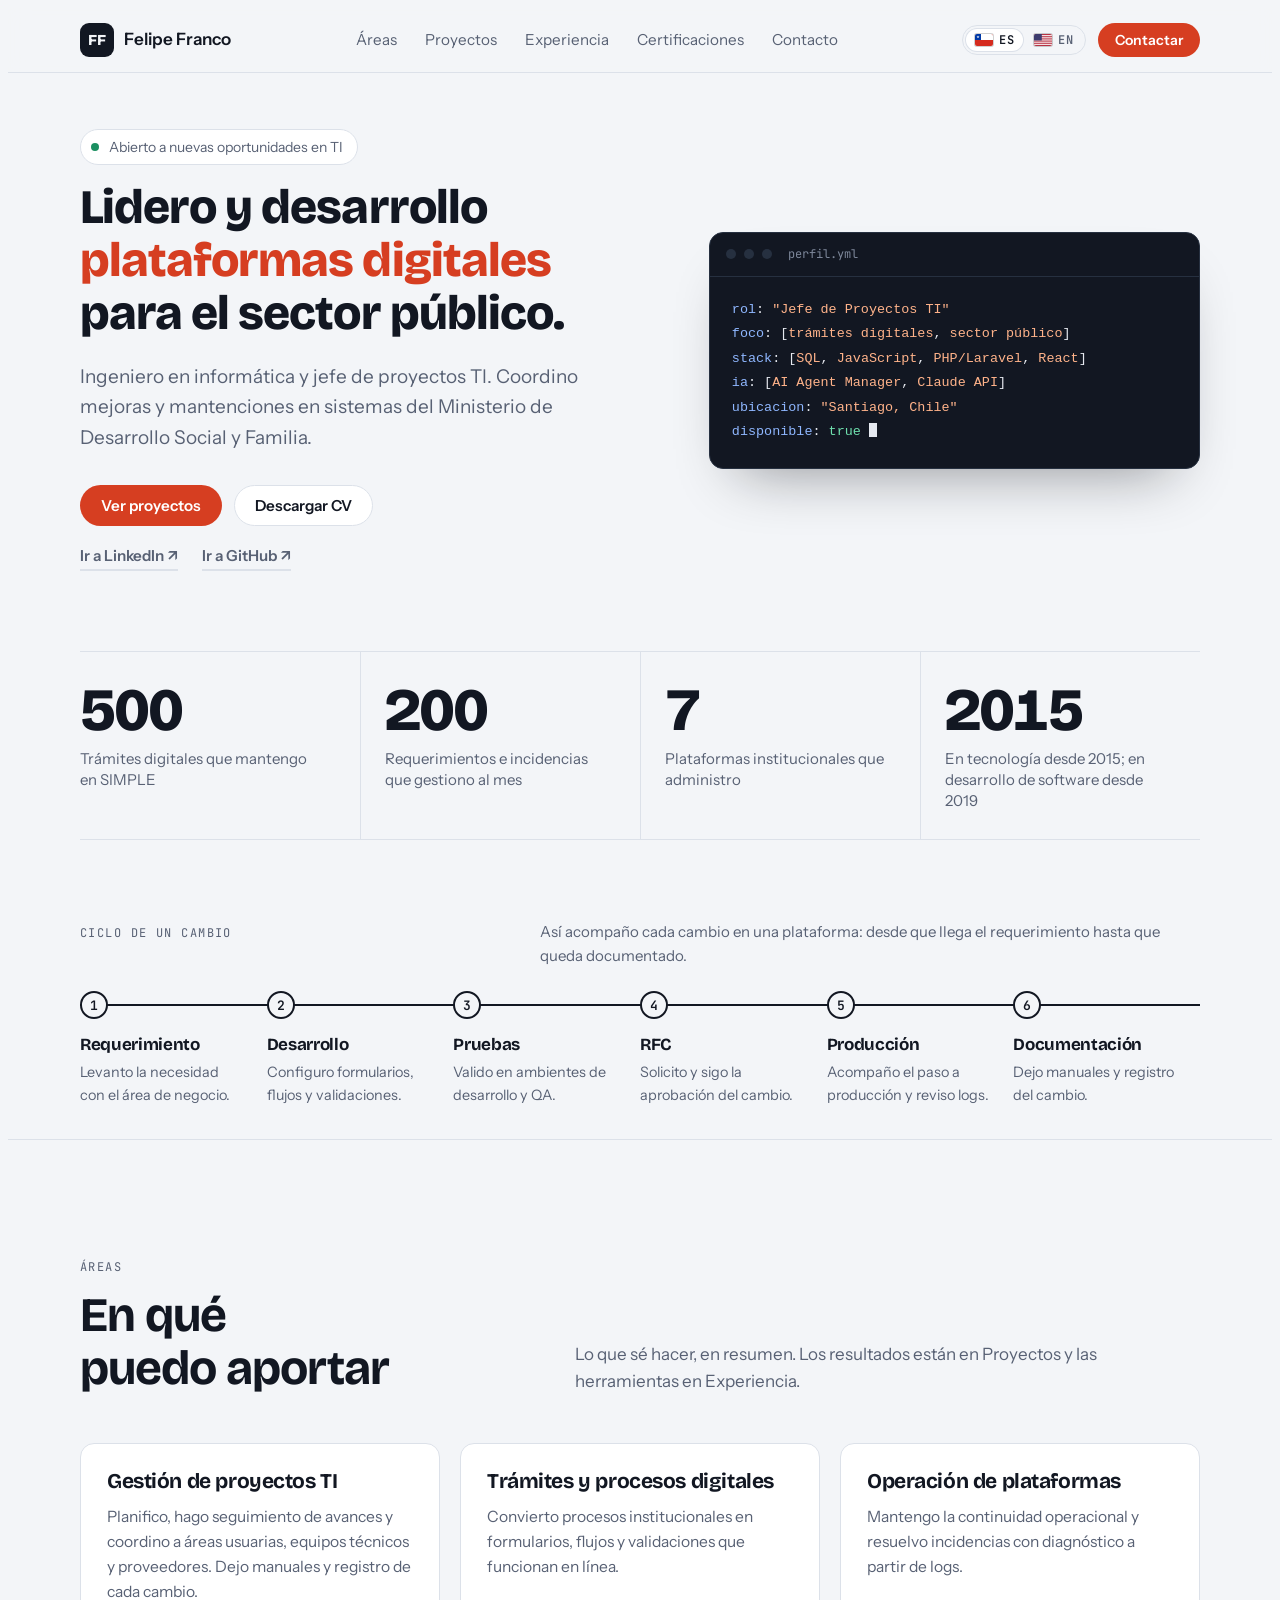
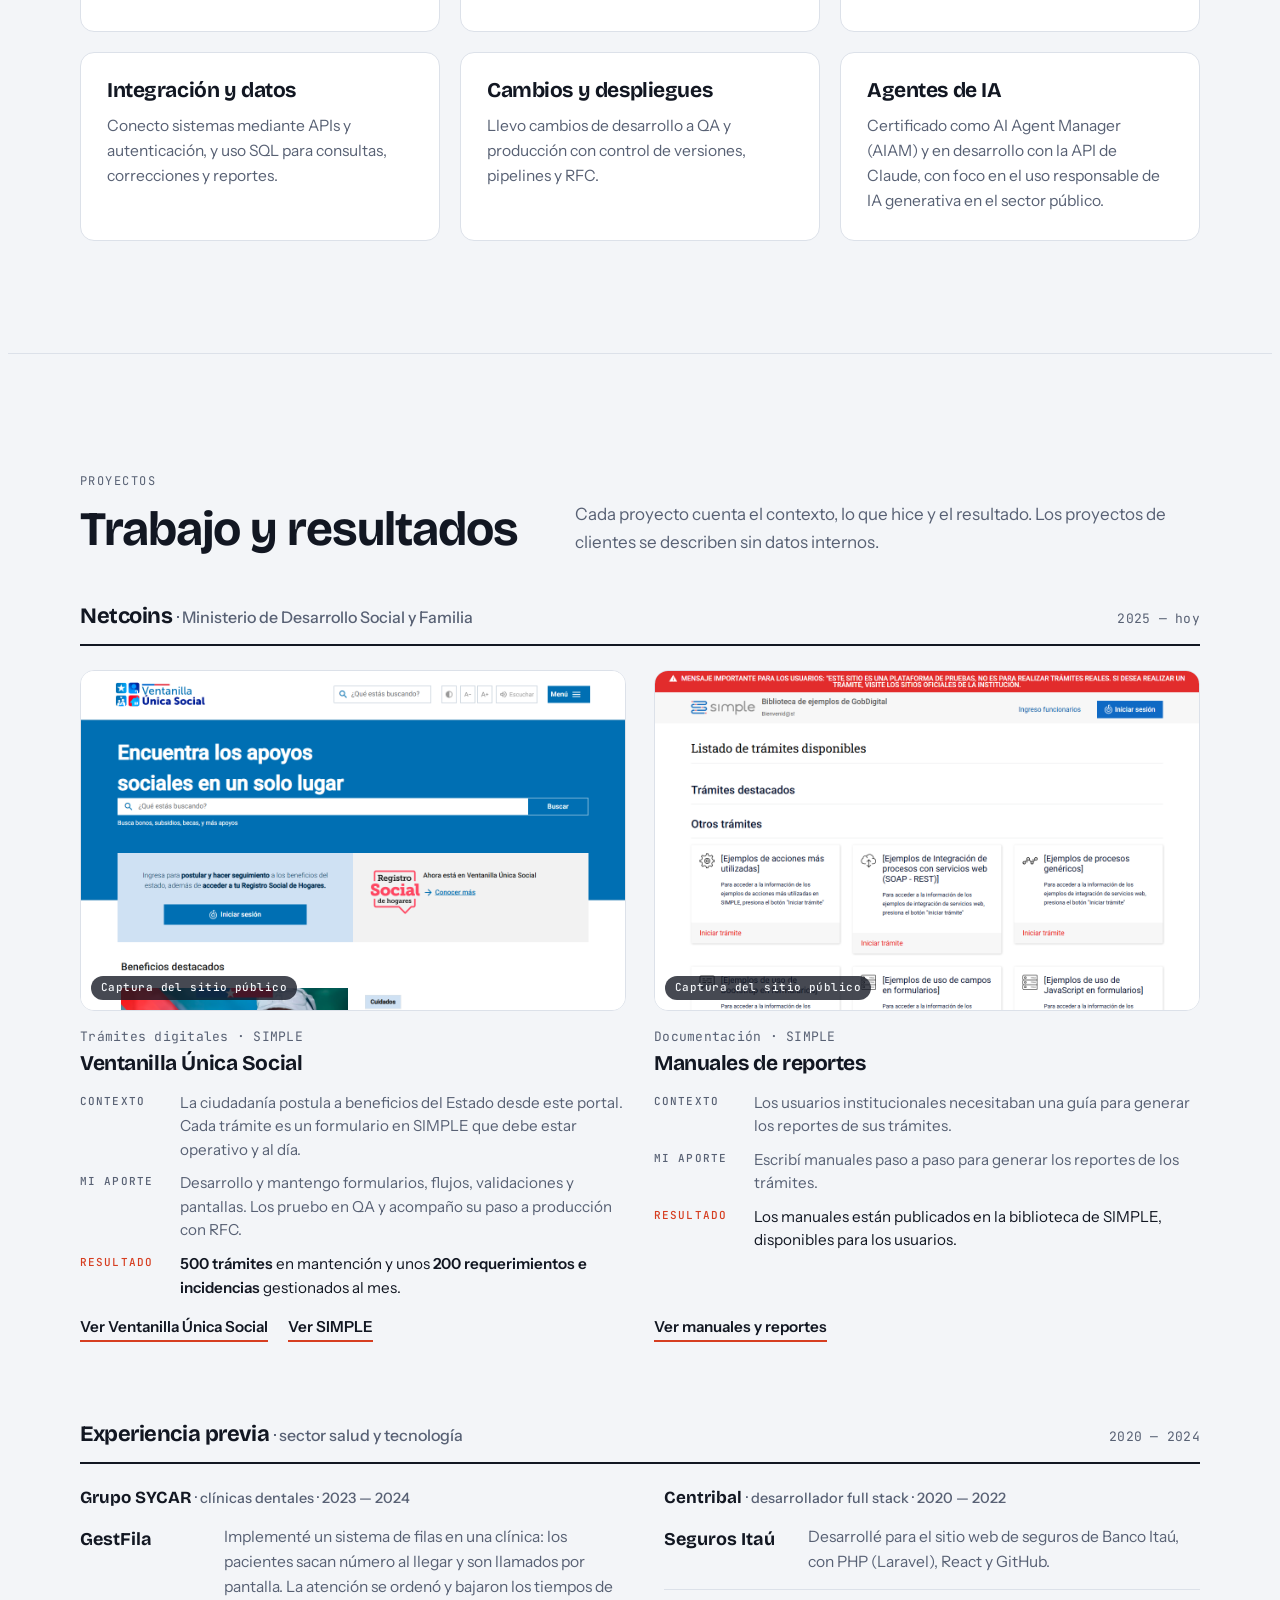
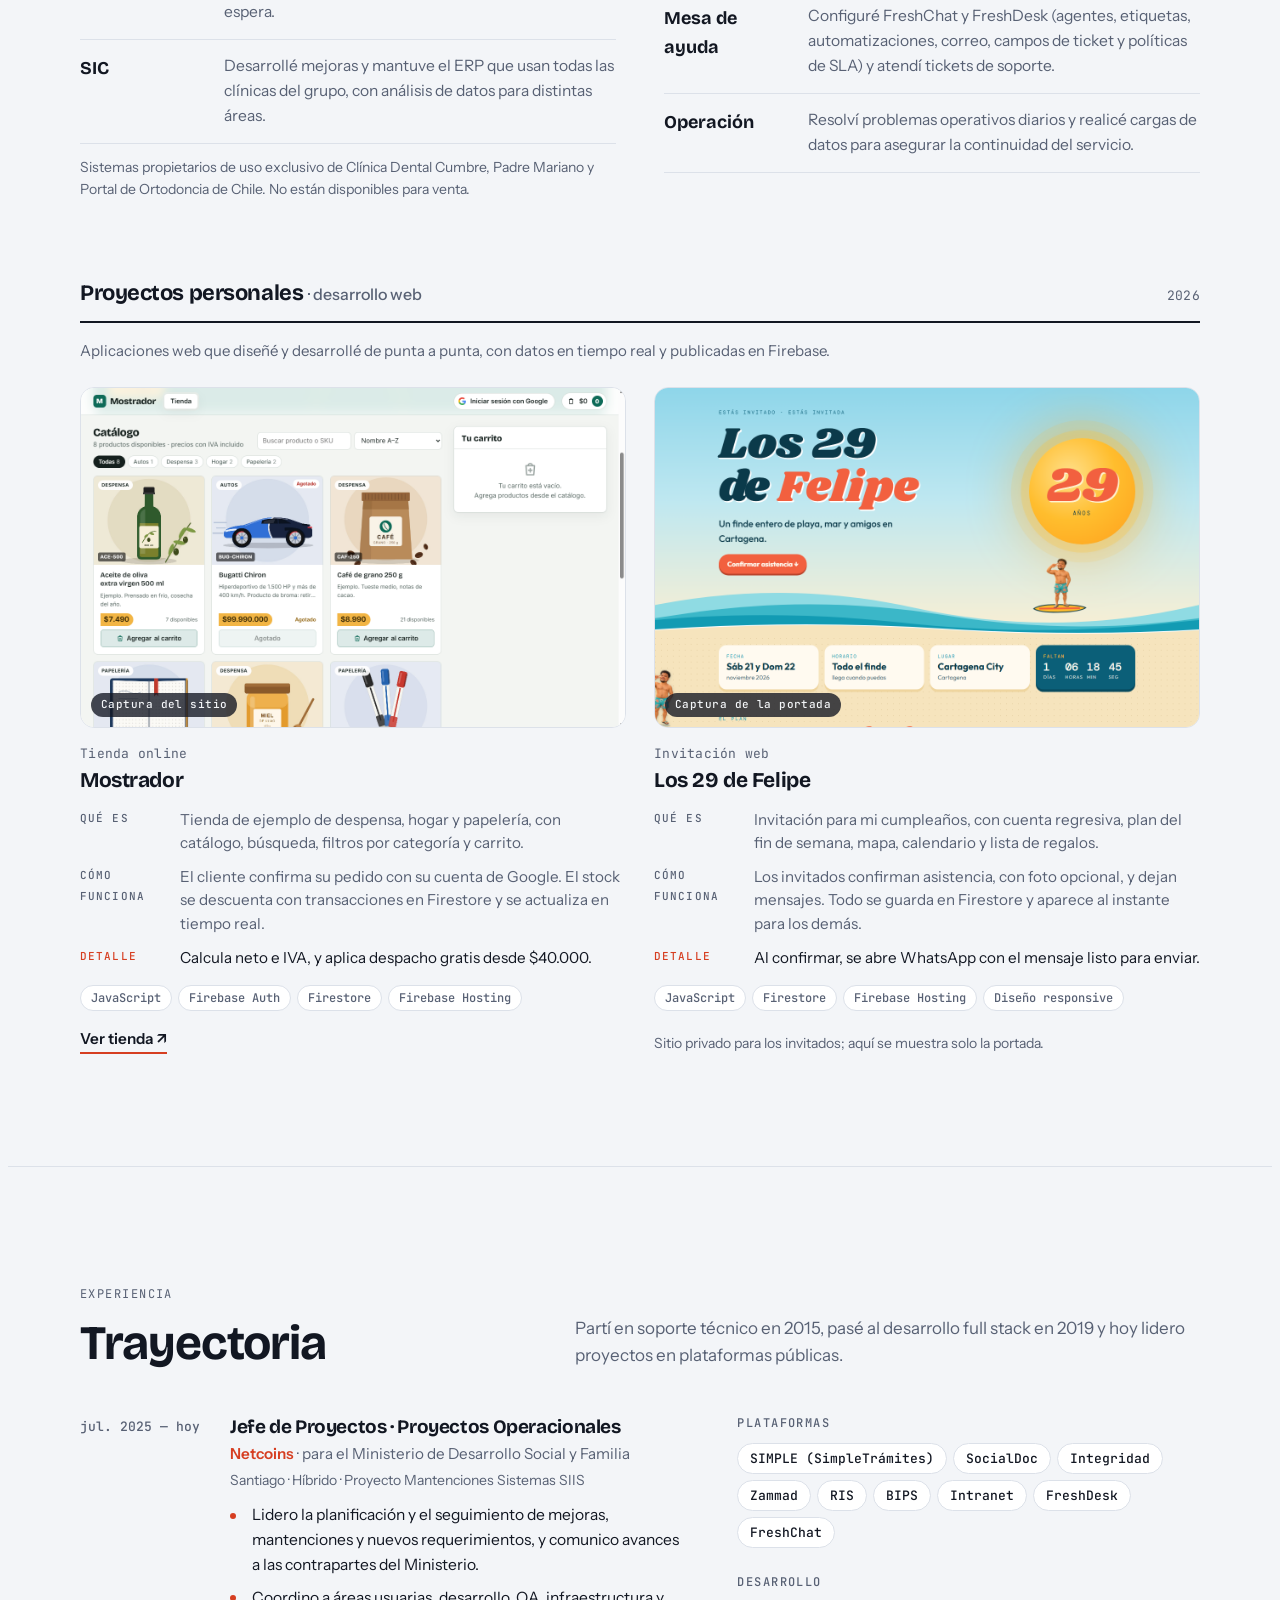
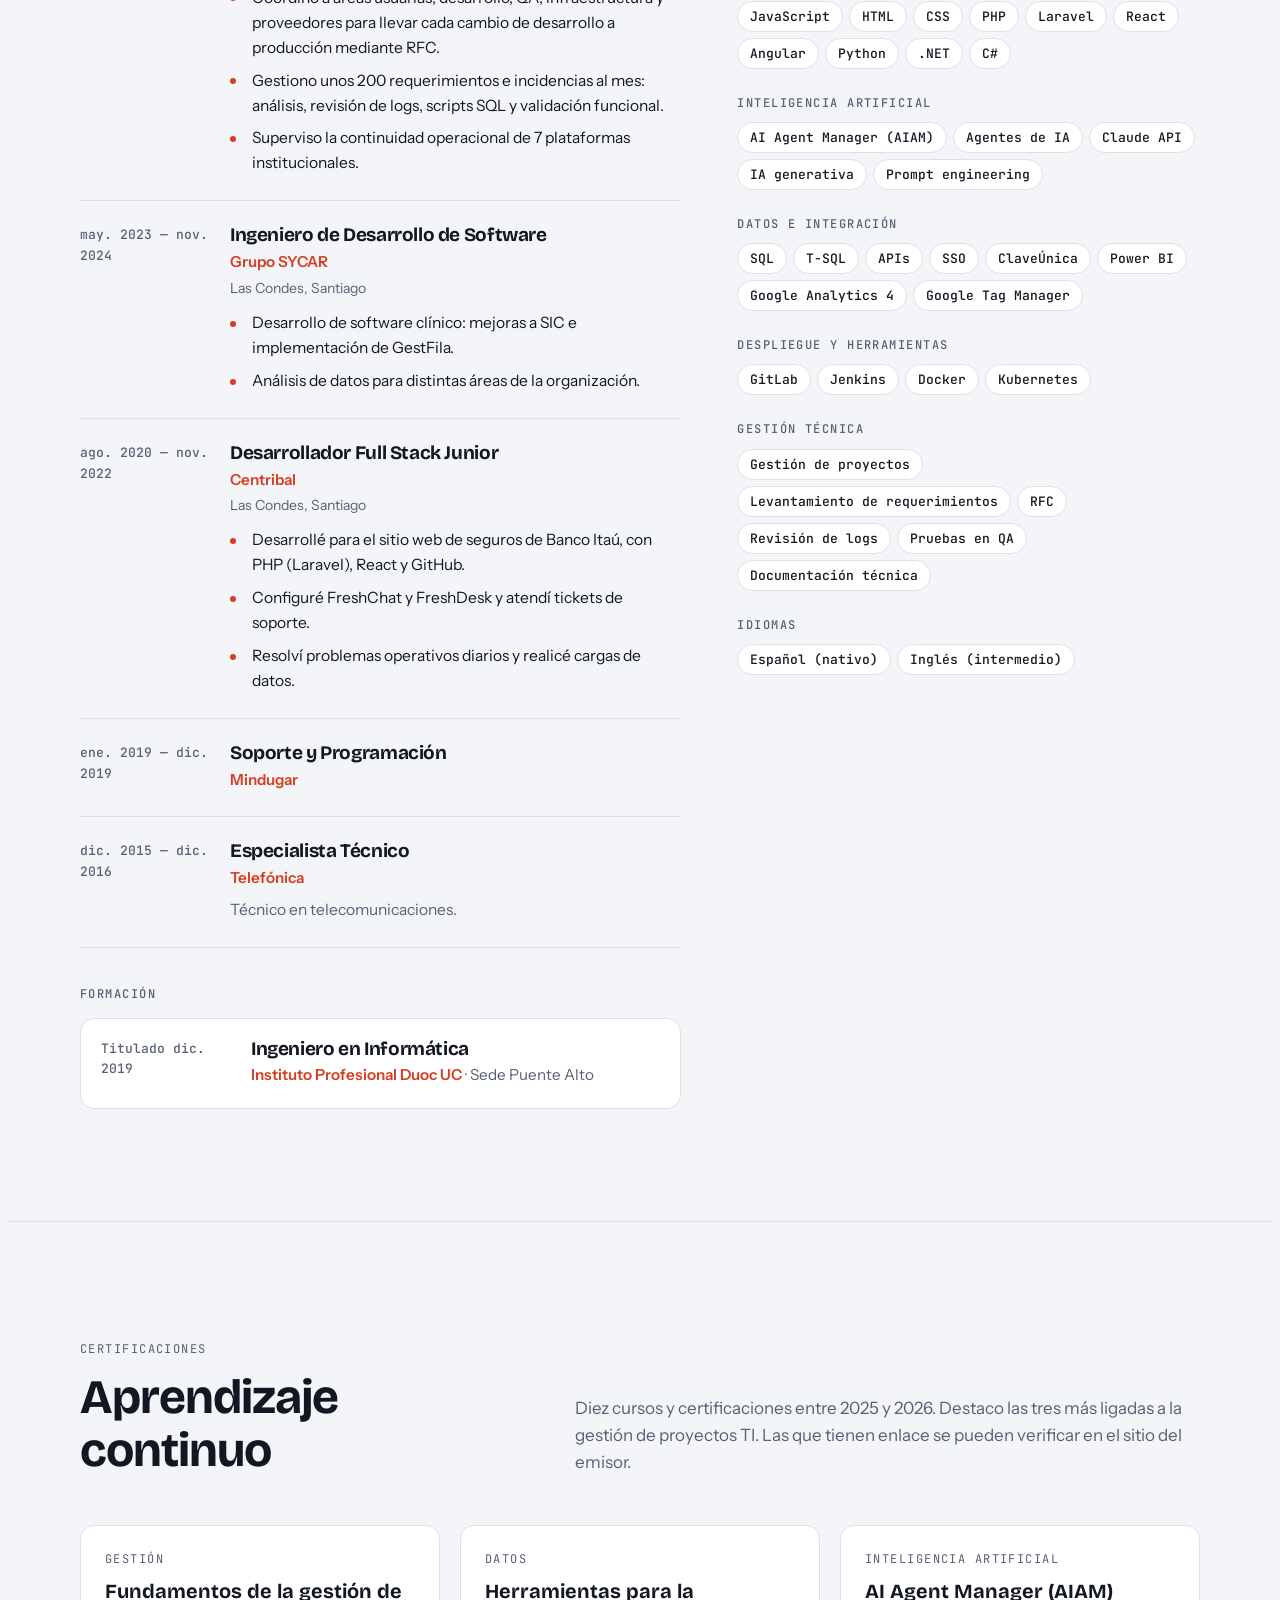
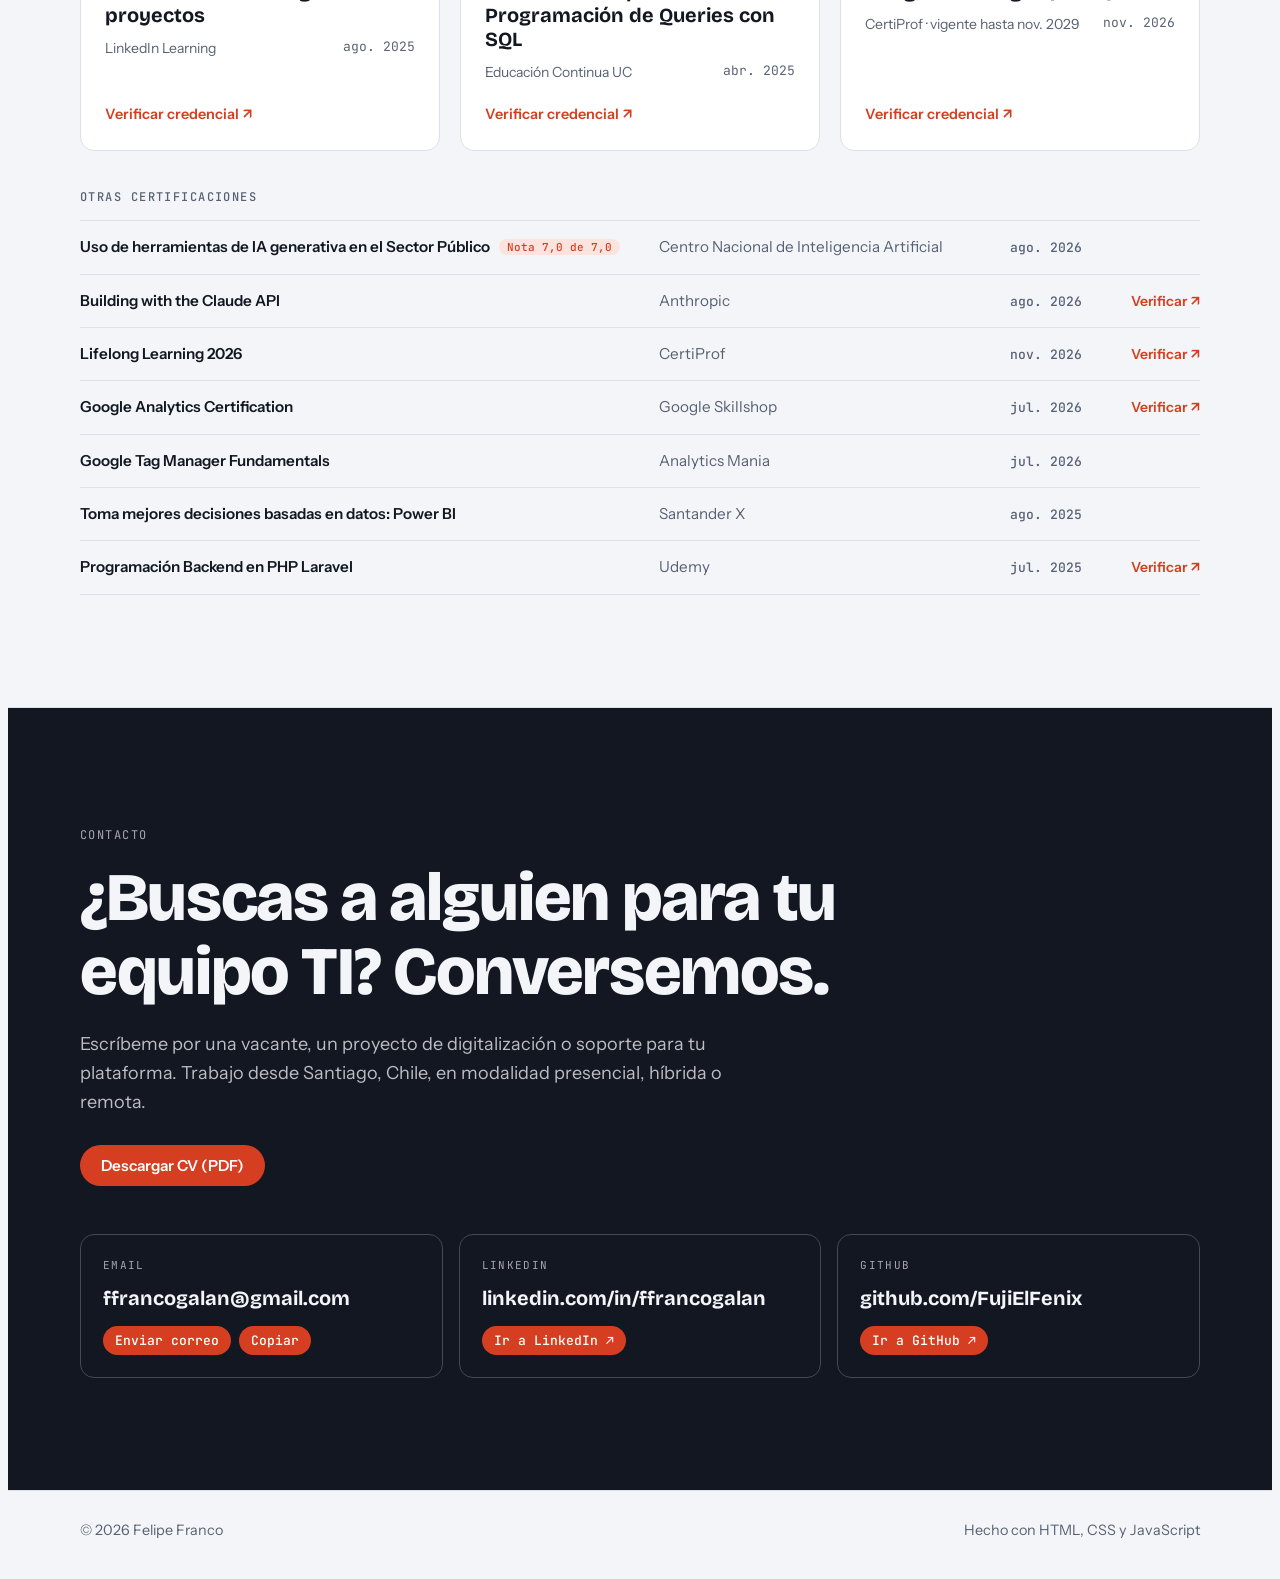
<file: index.html>
<!doctype html>
<html lang="es">
<head>
<meta charset="utf-8">
<meta name="viewport" content="width=device-width, initial-scale=1, viewport-fit=cover">
<link rel="canonical" href="https://felipe-franco-ti.web.app/">
<link rel="alternate" hreflang="es" href="https://felipe-franco-ti.web.app/">
<link rel="alternate" hreflang="en" href="https://felipe-franco-ti.web.app/en">
<link rel="alternate" hreflang="x-default" href="https://felipe-franco-ti.web.app/">
<link rel="icon" type="image/svg+xml" href="favicon.svg">
<meta name="theme-color" content="#0D1117">
<meta property="og:type" content="website">
<meta property="og:locale" content="es_CL">
<meta property="og:locale:alternate" content="en_US">
<meta property="og:site_name" content="Felipe Franco">
<meta property="og:title" content="Felipe Franco · Jefe de Proyectos TI">
<meta property="og:description" content="Ingeniero en informática y jefe de proyectos TI. Trámites digitales, plataformas públicas, integración de sistemas y desarrollo full stack.">
<meta property="og:url" content="https://felipe-franco-ti.web.app/">
<meta property="og:image" content="https://felipe-franco-ti.web.app/preview.png">
<meta property="og:image:width" content="1200">
<meta property="og:image:height" content="630">
<meta name="twitter:card" content="summary_large_image">
<meta name="twitter:title" content="Felipe Franco · Jefe de Proyectos TI">
<meta name="twitter:description" content="Ingeniero en informática y jefe de proyectos TI. Trámites digitales, plataformas públicas, integración de sistemas y desarrollo full stack.">
<meta name="twitter:image" content="https://felipe-franco-ti.web.app/preview.png">
<title>Felipe Franco · Portafolio Profesional TI</title>
<meta name="claude:viewport-fit-sides" content="cover">
<meta name="description" content="Felipe Franco, ingeniero en informática y jefe de proyectos TI en Santiago. Trámites digitales, plataformas públicas, integración de sistemas y desarrollo full stack.">
<link rel="preconnect" href="https://fonts.googleapis.com">
<link rel="preconnect" href="https://fonts.gstatic.com" crossorigin>
<link rel="stylesheet" href="https://fonts.googleapis.com/css2?family=Bricolage+Grotesque:opsz,wght@12..96,500;12..96,700;12..96,800&family=Instrument+Sans:wght@400;500;600&family=JetBrains+Mono:wght@400;500&display=swap">
<style>
/* Layout: columna central de 1120px; hero en dos columnas (mensaje + ficha perfil.yml) y debajo el ciclo de un cambio; secciones con título a la izquierda y contenido en rejilla */
:root {
  --bg: #F3F5F8;
  --surface: #FFFFFF;
  --ink: #121722;
  --muted: #586174;
  --line: #DCE1E9;
  --accent: #D63E21;
  --accent-soft: #FBE4DE;
  --accent-ink: #FFFFFF;
  --ok: #1B8F61;
  --pend: #B7791F;
  --pend-soft: #FDF1DC;
  --band: #121722;
  --band-fg: #F3F5F8;

  /* Ficha de código: oscura en ambos temas */
  --code-bg: #121722;
  --code-line: #263040;
  --code-fg: #E6E9F0;
  --code-dim: #7D879A;
  --code-key: #8FB7FF;
  --code-str: #FFB38A;
  --code-bool: #6FE0AE;

  /* Miniaturas de proyectos */
  --t1a: #CFE6E1; --t1b: #1F6B5C;
  --t2a: #F4D7B0; --t2b: #8A4B22;
  --t3a: #D9DDF7; --t3b: #3443A8;
  --t4a: #F2D3DA; --t4b: #9B2F4A;
  --t5a: #D6E8F5; --t5b: #1E5F8C;

  --f-display: "Bricolage Grotesque", "Segoe UI", system-ui, sans-serif;
  --f-body: "Instrument Sans", "Segoe UI", system-ui, -apple-system, sans-serif;
  --f-mono: "JetBrains Mono", ui-monospace, Consolas, "Courier New", monospace;

  --wrap: 1120px;
  --radius: 14px;
}
@media (prefers-color-scheme: dark) {
  :root:not([data-theme="light"]) {
    --bg: #0D1117; --surface: #151B24; --ink: #E8ECF2; --muted: #9AA3B4; --line: #263040;
    --accent: #FF6A4D; --accent-soft: #3A1B14; --accent-ink: #1A0B07; --ok: #4FD39A;
    --pend: #F2B85B; --pend-soft: #33270F;
    --band: #151B24; --band-fg: #E8ECF2;
    --code-bg: #0A0E14; --code-line: #222B39;
    --t1a: #17322D; --t2a: #3B2C1C; --t3a: #1F2547;
    --t1b: #7FD3BF; --t2b: #F0B57C; --t3b: #9AA8FF;
    --t4a: #3A1C25; --t4b: #F297AE;
    --t5a: #16283A; --t5b: #8CC4F0;
    color-scheme: dark;
  }
}
:root[data-theme="dark"] {
  --bg: #0D1117; --surface: #151B24; --ink: #E8ECF2; --muted: #9AA3B4; --line: #263040;
  --accent: #FF6A4D; --accent-soft: #3A1B14; --accent-ink: #1A0B07; --ok: #4FD39A;
  --pend: #F2B85B; --pend-soft: #33270F;
  --band: #151B24; --band-fg: #E8ECF2;
  --code-bg: #0A0E14; --code-line: #222B39;
  --t1a: #17322D; --t2a: #3B2C1C; --t3a: #1F2547;
  --t1b: #7FD3BF; --t2b: #F0B57C; --t3b: #9AA8FF;
  --t4a: #3A1C25; --t4b: #F297AE;
  --t5a: #16283A; --t5b: #8CC4F0;
  color-scheme: dark;
}

*, *::before, *::after { box-sizing: border-box; }
html { scroll-behavior: smooth; scroll-padding-top: 80px; }
body {
  background: var(--bg);
  color: var(--ink);
  font-family: var(--f-body);
  font-size: 1.0625rem;
  line-height: 1.6;
  -webkit-font-smoothing: antialiased;
}
body::before {
  content: ""; position: fixed; inset: 0 0 auto; height: env(safe-area-inset-top, 0px);
  z-index: 10; background: var(--bg);
}
a { color: inherit; }
:focus-visible { outline: 2px solid var(--accent); outline-offset: 3px; border-radius: 6px; }

.wrap {
  max-width: calc(var(--wrap) + 64px);
  margin: 0 auto;
  padding-left: max(16px, env(safe-area-inset-left, 0px));
  padding-right: max(16px, env(safe-area-inset-right, 0px));
}
@media (min-width: 720px) {
  .wrap { padding-left: max(32px, env(safe-area-inset-left, 0px)); padding-right: max(32px, env(safe-area-inset-right, 0px)); }
}

h1, h2, h3 { font-family: var(--f-display); line-height: 1.1; margin: 0; text-wrap: balance; letter-spacing: -0.02em; }
p { margin: 0; }
.mono { font-family: var(--f-mono); font-size: 0.8125rem; letter-spacing: 0.02em; }
.eyebrow {
  font-family: var(--f-mono); font-size: 0.75rem; text-transform: uppercase; letter-spacing: 0.12em; color: var(--muted);
}

/* ---------- Datos por confirmar (borrar la clase "pend" cuando estén listos) ---------- */
.pend {
  background: var(--pend-soft); color: var(--pend);
  border-bottom: 1.5px dashed var(--pend); border-radius: 3px; padding: 0 4px;
  box-decoration-break: clone; -webkit-box-decoration-break: clone;
}
.draft-note { background: var(--pend-soft); color: var(--pend); font-size: 0.875rem; }
.draft-note .wrap { padding-block: 8px; }

/* ---------- Navegación ---------- */
.nav {
  position: sticky; top: env(safe-area-inset-top, 0px); z-index: 20;
  background: color-mix(in srgb, var(--bg) 88%, transparent);
  backdrop-filter: blur(10px); -webkit-backdrop-filter: blur(10px);
  border-bottom: 1px solid var(--line);
}
.nav .wrap { display: flex; align-items: center; justify-content: space-between; gap: 16px; height: 64px; }
.brand { display: flex; align-items: center; gap: 10px; text-decoration: none; font-weight: 600; min-width: 0; }
.brand-mark {
  display: grid; place-items: center; width: 34px; height: 34px; border-radius: 9px; flex: none;
  background: var(--ink); color: var(--bg); font-family: var(--f-display); font-weight: 800; font-size: 0.95rem;
}
.nav-links { display: flex; gap: 28px; list-style: none; margin: 0; padding: 0; }
.nav-links a { text-decoration: none; color: var(--muted); font-size: 0.95rem; }
.nav-links a:hover { color: var(--ink); }
@media (max-width: 820px) { .nav-links { display: none; } }

/* Selector de idioma */
.nav-right { display: flex; align-items: center; gap: 12px; }
.lang { display: flex; gap: 2px; padding: 3px; border: 1px solid var(--line); border-radius: 999px; background: var(--bg); }
.lang a {
  display: inline-flex; align-items: center; gap: 6px; padding: 5px 9px; border-radius: 999px;
  font: 600 0.75rem/1 var(--f-mono); letter-spacing: 0.04em; color: var(--muted); text-decoration: none;
}
.lang a:hover { color: var(--ink); }
.lang a.active { background: var(--surface); color: var(--ink); box-shadow: 0 0 0 1px var(--line); }
.lang svg { width: 18px; height: 12px; display: block; border-radius: 2px; box-shadow: 0 0 0 1px rgba(0, 0, 0, 0.18); }
@media (max-width: 560px) {
  .lang span { display: none; }
  .lang a { padding: 6px 7px; }
  .nav-right { gap: 8px; }
}
@media (max-width: 420px) { .brand > span:last-child { display: none; } }

.btn {
  display: inline-flex; align-items: center; gap: 8px; padding: 12px 20px; border-radius: 999px;
  font: 600 0.95rem/1 var(--f-body); text-decoration: none; border: 1px solid transparent; cursor: pointer;
  transition: transform .15s ease, background-color .15s ease; white-space: nowrap;
}
.btn:hover { transform: translateY(-1px); }
.btn-primary { background: var(--accent); color: var(--accent-ink); }
.btn-ghost { border-color: var(--line); color: var(--ink); background: var(--surface); }
.btn-sm { padding: 9px 16px; font-size: 0.875rem; }

/* ---------- Hero ---------- */
.hero { padding-block: clamp(28px, 4.5vw, 56px) 32px; }
.hero-grid { display: grid; grid-template-columns: 1.15fr 1fr; gap: clamp(32px, 5vw, 64px); align-items: center; }
.hero-grid > * { min-width: 0; }
@media (max-width: 900px) { .hero-grid { grid-template-columns: 1fr; } }

.status {
  display: inline-flex; align-items: center; gap: 10px; padding: 6px 14px 6px 10px; border-radius: 999px;
  border: 1px solid var(--line); background: var(--surface); font-size: 0.875rem; color: var(--muted);
}
.status-dot { width: 8px; height: 8px; border-radius: 50%; background: var(--ok); animation: pulse 2.4s infinite; flex: none; }
@keyframes pulse { 0% { box-shadow: 0 0 0 0 color-mix(in srgb, var(--ok) 60%, transparent); } 70% { box-shadow: 0 0 0 8px transparent; } 100% { box-shadow: 0 0 0 0 transparent; } }

.hero h1 { font-size: clamp(2rem, 3.8vw, 3rem); font-weight: 800; margin-top: 16px; }
.hero h1 em { font-style: normal; color: var(--accent); }
.hero-lead { margin-top: 22px; font-size: 1.1875rem; color: var(--muted); max-width: 34em; }
.hero-cta { display: flex; flex-wrap: wrap; gap: 12px; margin-top: 32px; }
.hero-social { display: flex; flex-wrap: wrap; gap: 8px 24px; margin-top: 18px; font-size: 0.95rem; font-weight: 600; }
.hero-social a { text-decoration: none; color: var(--muted); border-bottom: 2px solid var(--line); padding-bottom: 1px; }
.hero-social a:hover { color: var(--ink); border-color: var(--accent); }

.code-card {
  background: var(--code-bg); color: var(--code-fg); border-radius: var(--radius); border: 1px solid var(--code-line);
  box-shadow: 0 30px 60px -30px rgba(10, 14, 20, 0.45);
  overflow: hidden;
}
.code-top { display: flex; align-items: center; gap: 8px; padding: 12px 16px; border-bottom: 1px solid var(--code-line); }
.code-top i { width: 10px; height: 10px; border-radius: 50%; background: var(--code-line); display: block; }
.code-top span { margin-left: 8px; color: var(--code-dim); font-family: var(--f-mono); font-size: 0.75rem; }
.code-card pre {
  margin: 0; padding: 20px 22px 24px; overflow-x: auto;
  font: 400 0.84rem/1.75 var(--f-mono); tab-size: 2;
}
.k { color: var(--code-key); } .s { color: var(--code-str); } .b { color: var(--code-bool); } .d { color: var(--code-dim); }
.cursor { display: inline-block; width: 8px; height: 1.05em; background: var(--code-fg); vertical-align: -0.15em; animation: blink 1.1s steps(1) infinite; }
@keyframes blink { 50% { opacity: 0; } }

/* Logros */
.stats {
  margin: clamp(48px, 7vw, 80px) 0 0; display: grid; grid-template-columns: repeat(4, 1fr);
  border-top: 1px solid var(--line); border-bottom: 1px solid var(--line);
}
.stat { display: flex; flex-direction: column-reverse; justify-content: flex-end; gap: 8px; padding: 28px 24px 28px 0; min-width: 0; }
.stat + .stat { border-left: 1px solid var(--line); padding-left: 24px; }
.stat dd { margin: 0; font: 800 clamp(2.5rem, 5vw, 3.75rem)/1 var(--f-display); letter-spacing: -0.03em; color: var(--ink); font-variant-numeric: tabular-nums; }
.stat dt { color: var(--muted); font-size: 0.9375rem; line-height: 1.4; max-width: 16em; }
@media (max-width: 760px) {
  .stats { grid-template-columns: 1fr 1fr; }
  .stat:nth-child(3) { border-left: 0; padding-left: 0; }
  .stat:nth-child(n+3) { border-top: 1px solid var(--line); }
}

/* Ciclo de un cambio */
.cycle { margin-top: clamp(48px, 7vw, 80px); }
.cycle-head { display: flex; justify-content: space-between; align-items: baseline; gap: 8px 24px; flex-wrap: wrap; margin-bottom: 36px; }
.cycle-head p { color: var(--muted); font-size: 0.9375rem; max-width: 44em; }
.steps { display: grid; grid-template-columns: repeat(6, 1fr); list-style: none; margin: 0; padding: 0; counter-reset: step; }
.steps li { position: relative; padding: 22px 20px 0 0; border-top: 2px solid var(--ink); counter-increment: step; min-width: 0; }
.steps li::before {
  content: counter(step); position: absolute; top: -15px; left: 0; width: 28px; height: 28px; border-radius: 50%;
  display: grid; place-items: center; background: var(--bg); border: 2px solid var(--ink); font: 600 0.8125rem/1 var(--f-mono);
}
.steps h3 { font-size: 1.0625rem; font-weight: 700; margin-top: 8px; }
.steps p { color: var(--muted); font-size: 0.9rem; margin-top: 6px; }
@media (max-width: 900px) { .steps { grid-template-columns: repeat(3, 1fr); row-gap: 40px; } }
@media (max-width: 520px) { .steps { grid-template-columns: 1fr 1fr; } }

/* ---------- Secciones ---------- */
section.block { padding-block: clamp(64px, 9vw, 112px); border-top: 1px solid var(--line); }
.sec-head { display: grid; grid-template-columns: 1fr 1.4fr; gap: 24px 48px; align-items: end; margin-bottom: 48px; }
.sec-head > * { min-width: 0; }
.sec-head h2 { font-size: clamp(2rem, 3.8vw, 3rem); font-weight: 700; margin-top: 10px; }
.sec-head p { color: var(--muted); max-width: 36em; }
@media (max-width: 800px) { .sec-head { grid-template-columns: 1fr; } }

/* Áreas */
.areas { display: grid; grid-template-columns: repeat(3, 1fr); gap: 20px; }
@media (max-width: 960px) { .areas { grid-template-columns: repeat(2, 1fr); } }
@media (max-width: 640px) { .areas { grid-template-columns: 1fr; } }
.area {
  display: flex; flex-direction: column; gap: 12px; padding: 26px; border-radius: var(--radius);
  background: var(--surface); border: 1px solid var(--line); min-width: 0;
}
.area h3 { font-size: 1.3125rem; font-weight: 700; }
.area > p { color: var(--muted); font-size: 0.975rem; }
.area-foot { margin-top: auto; padding-top: 14px; border-top: 1px dashed var(--line); font: 500 0.75rem/1.6 var(--f-mono); color: var(--ink); letter-spacing: 0.02em; }

/* Proyectos */
.projects { display: grid; grid-template-columns: repeat(2, 1fr); gap: 40px 28px; }
@media (max-width: 760px) { .projects { grid-template-columns: 1fr; } }
.project { display: flex; flex-direction: column; gap: 16px; min-width: 0; }
.thumb {
  aspect-ratio: 16 / 11; max-width: 100%; border-radius: var(--radius); overflow: hidden; position: relative;
  background: var(--ta); border: 1px solid var(--line); padding: 8% 8% 0;
}
.thumb-win {
  height: 100%; background: var(--surface); border-radius: 10px 10px 0 0; padding: 12px 14px;
  display: flex; flex-direction: column; gap: 10px;
  box-shadow: 0 20px 40px -24px rgba(0,0,0,.35);
  transition: transform .35s ease;
}
.project:hover .thumb-win { transform: translateY(-6px); }
.tw-bar { display: flex; gap: 6px; align-items: center; }
.tw-bar i { width: 7px; height: 7px; border-radius: 50%; background: var(--line); display: block; }
.tw-bar u { flex: 1; height: 8px; margin-left: 10px; border-radius: 4px; background: var(--bg); text-decoration: none; }
/* Variante formulario de trámite */
.tw-stepper { display: flex; gap: 6px; }
.tw-stepper i { flex: 1; height: 5px; border-radius: 3px; background: var(--line); display: block; }
.tw-stepper i:nth-child(-n+2) { background: var(--tb); }
.tw-field { display: grid; gap: 4px; }
.tw-field i { display: block; height: 6px; width: 35%; border-radius: 3px; background: var(--line); }
.tw-field b { display: block; height: 16px; border-radius: 5px; border: 1.5px solid var(--line); background: var(--bg); }
.tw-field.ok b { border-color: var(--tb); }
.tw-btn { align-self: flex-end; width: 30%; height: 16px; border-radius: 8px; background: var(--tb); }
/* Variante manual */
.tw-doc { display: grid; grid-template-columns: 26% 1fr; gap: 12px; flex: 1; }
.tw-toc { display: grid; gap: 6px; align-content: start; }
.tw-toc i { display: block; height: 6px; border-radius: 3px; background: var(--line); }
.tw-toc i:first-child { background: var(--tb); }
.tw-page { display: grid; gap: 6px; align-content: start; }
.tw-page i { display: block; height: 6px; border-radius: 3px; background: var(--line); }
.tw-page i.h { height: 11px; width: 60%; background: var(--tb); }
.tw-page i.s { width: 70%; }
.tw-table { display: grid; grid-template-columns: repeat(3, 1fr); gap: 3px; margin-top: 4px; }
.tw-table i { height: 9px; border-radius: 2px; background: var(--bg); border: 1px solid var(--line); }
.tw-table i:nth-child(-n+3) { background: var(--ta); border-color: transparent; }
/* Variante portafolio */
.tw-hero { display: grid; grid-template-columns: 1.3fr 1fr; gap: 12px; flex: 1; }
.tw-lines { display: grid; gap: 6px; align-content: center; }
.tw-lines i { display: block; height: 8px; border-radius: 3px; background: var(--line); }
.tw-lines i:first-child { height: 13px; width: 90%; background: var(--tb); }
.tw-lines i:nth-child(2) { width: 75%; }
.tw-lines i:nth-child(3) { width: 55%; }
.tw-lines i:last-child { width: 38%; height: 13px; border-radius: 7px; background: var(--tb); opacity: .85; margin-top: 4px; }
.tw-img { border-radius: 8px; background: var(--code-bg); }
.tw-cards { display: grid; grid-template-columns: repeat(3, 1fr); gap: 8px; height: 26%; }
.tw-cards i { display: block; border-radius: 6px; background: var(--bg); border: 1px solid var(--line); }

.project-body { display: flex; flex-direction: column; gap: 16px; min-width: 0; }
.project.wide { grid-column: 1 / -1; display: grid; grid-template-columns: 1.1fr 1fr; gap: 20px 44px; align-items: center; }
.project.wide > * { min-width: 0; }
.project.wide h3 { font-size: clamp(1.5rem, 2.6vw, 2rem); }
@media (max-width: 760px) { .project.wide { grid-template-columns: 1fr; } }
.project-meta { display: grid; gap: 4px; }

/* Grupos de proyectos */
.proj-group { display: grid; gap: 24px; }
.proj-group + .proj-group, .prev + .proj-group { margin-top: clamp(56px, 7vw, 80px); }
.group-head {
  display: flex; justify-content: space-between; align-items: baseline; gap: 6px 20px; flex-wrap: wrap;
  padding-bottom: 14px; border-bottom: 2px solid var(--ink);
}
.group-head h3 { font-size: 1.375rem; font-weight: 700; }
.group-head h3 span { font-family: var(--f-body); font-weight: 500; font-size: 1rem; color: var(--muted); letter-spacing: 0; }
.group-head .mono { color: var(--muted); font-variant-numeric: tabular-nums; }
.group-note { margin-top: -8px; color: var(--muted); font-size: 0.9375rem; max-width: 62em; }
.project p { min-height: 3.2em; }
.project h3 { font-size: 1.3125rem; font-weight: 700; }
.project-meta .mono { color: var(--muted); }
.project > p, .project-body > p { color: var(--muted); font-size: 0.975rem; }
.chips { display: flex; flex-wrap: wrap; gap: 6px; list-style: none; margin: 0; padding: 0; }
.chips li { font: 500 0.75rem/1 var(--f-mono); padding: 6px 10px; border: 1px solid var(--line); border-radius: 999px; color: var(--muted); background: var(--surface); }
.links { display: flex; flex-wrap: wrap; gap: 8px 20px; font-size: 0.95rem; font-weight: 600; margin-top: auto; }
.links a { text-decoration: none; border-bottom: 2px solid var(--accent); padding-bottom: 1px; }
.links a:hover { color: var(--accent); }
.links .note { font-weight: 400; font-size: 0.875rem; color: var(--muted); }

/* Experiencia */
.exp-grid { display: grid; grid-template-columns: 1.3fr 1fr; gap: 56px; }
.exp-grid > * { min-width: 0; }
@media (max-width: 860px) { .exp-grid { grid-template-columns: 1fr; } }
.timeline { list-style: none; margin: 0; padding: 0; display: grid; }
.timeline > li { display: grid; grid-template-columns: 130px 1fr; gap: 20px; padding: 24px 0; border-bottom: 1px solid var(--line); }
.timeline > li:first-child { padding-top: 0; }
.timeline > li > * { min-width: 0; }
.timeline .when { font: 500 0.8125rem/1.6 var(--f-mono); color: var(--muted); font-variant-numeric: tabular-nums; }
.timeline h3 { font-size: 1.1875rem; font-weight: 700; }
.timeline .org { display: block; margin-top: 4px; color: var(--muted); font-size: 0.95rem; }
.timeline .org strong { color: var(--accent); font-weight: 600; }
.timeline p { color: var(--muted); margin-top: 8px; font-size: 0.975rem; }
.duties { margin: 12px 0 0; padding: 0; list-style: none; display: grid; gap: 8px; font-size: 0.975rem; }
.duties li { display: grid; grid-template-columns: 14px 1fr; gap: 8px; }
.duties li::before { content: ""; width: 6px; height: 6px; margin-top: 0.62em; border-radius: 50%; background: var(--accent); }
@media (max-width: 520px) { .timeline > li { grid-template-columns: 1fr; gap: 6px; } }

.skills { display: grid; gap: 28px; align-content: start; }
.skills h3 { font-family: var(--f-mono); font-size: 0.75rem; font-weight: 500; text-transform: uppercase; letter-spacing: 0.12em; color: var(--muted); margin-bottom: 12px; }
.skills .chips li { font-size: 0.8125rem; padding: 8px 12px; color: var(--ink); }

.timeline .where { display: block; margin-top: 2px; font-size: 0.875rem; color: var(--muted); }

/* Certificaciones */
.certs { display: grid; grid-template-columns: repeat(3, 1fr); gap: 20px; }
@media (max-width: 960px) { .certs { grid-template-columns: 1fr; max-width: 620px; } }
.cert-group { background: var(--surface); border: 1px solid var(--line); border-radius: var(--radius); padding: 24px; min-width: 0; }
.cert-group > h3 { font-family: var(--f-mono); font-size: 0.75rem; font-weight: 500; text-transform: uppercase; letter-spacing: 0.12em; color: var(--muted); margin-bottom: 4px; }
.cert-list { list-style: none; margin: 0; padding: 0; display: grid; }
.cert-list li { display: grid; gap: 2px; padding: 14px 0; border-bottom: 1px solid var(--line); }
.cert-list li:last-child { border-bottom: 0; padding-bottom: 0; }
.cert-name { font-weight: 600; line-height: 1.35; }
.cert-meta { display: flex; justify-content: space-between; gap: 4px 12px; flex-wrap: wrap; font-size: 0.875rem; color: var(--muted); }
.cert-meta time { font-family: var(--f-mono); font-size: 0.8125rem; font-variant-numeric: tabular-nums; }
.cert-badge { justify-self: start; margin-top: 4px; font: 500 0.6875rem/1.6 var(--f-mono); padding: 1px 8px; border-radius: 999px; background: var(--accent-soft); color: var(--accent); }

/* Miniatura: ERP */
.tw-erp { display: grid; grid-template-columns: 22% 1fr; gap: 10px; flex: 1; }
.tw-side { display: grid; gap: 6px; align-content: start; padding: 8px 6px; border-radius: 6px; background: var(--ta); }
.tw-side i { display: block; height: 6px; border-radius: 3px; background: var(--surface); opacity: .8; }
.tw-side i:first-child { background: var(--tb); opacity: 1; }
.tw-grid { display: grid; grid-template-columns: 2fr 1fr 1fr; gap: 4px; align-content: start; }
.tw-grid i { display: block; height: 11px; border-radius: 2px; background: var(--bg); border: 1px solid var(--line); }
.tw-grid i.h { background: var(--tb); border-color: transparent; height: 9px; }

/* Miniatura: gestión de filas */
.tw-queue { display: grid; grid-template-columns: 1fr 1.2fr; gap: 12px; flex: 1; }
.tw-ticket { align-self: start; aspect-ratio: 4 / 3; border-radius: 8px; background: var(--tb); display: grid; place-items: center; color: var(--surface); font: 700 clamp(0.9rem, 2.4vw, 1.4rem)/1 var(--f-mono); }
.tw-rows { display: grid; gap: 6px; align-content: start; }
.tw-rows i { display: block; height: 14px; border-radius: 4px; background: var(--bg); border: 1px solid var(--line); }
.tw-rows i:first-child { background: var(--ta); border-color: transparent; }

/* Capturas reales */
.shot { margin: 0; position: relative; border-radius: var(--radius); overflow: hidden; border: 1px solid var(--line); background: var(--surface); aspect-ratio: 16 / 10; max-width: 100%; }
.shot img { display: block; width: 100%; height: 100%; object-fit: cover; object-position: top; transition: transform .4s ease; }
.project:hover .shot img { transform: scale(1.02); }
.shot figcaption {
  position: absolute; left: 10px; bottom: 10px; padding: 4px 10px; border-radius: 999px;
  background: color-mix(in srgb, var(--ink) 78%, transparent); color: var(--bg);
  font: 500 0.6875rem/1.4 var(--f-mono); letter-spacing: 0.04em;
}

/* Contexto · Aporte · Resultado */
.par { margin: 0; display: grid; gap: 10px; }
.par > div { display: grid; grid-template-columns: 88px 1fr; gap: 12px; }
.par dt { font: 500 0.6875rem/1.9 var(--f-mono); text-transform: uppercase; letter-spacing: 0.1em; color: var(--muted); }
.par dd { margin: 0; color: var(--muted); font-size: 0.95rem; line-height: 1.55; }
.par > div:last-child dt { color: var(--accent); }
.par > div:last-child dd { color: var(--ink); }
.par strong { color: var(--ink); font-weight: 600; }
@media (max-width: 420px) { .par > div { grid-template-columns: 1fr; gap: 2px; } }

/* Formación y subtítulos */
.sub-head { font-family: var(--f-mono); font-size: 0.75rem; font-weight: 500; text-transform: uppercase; letter-spacing: 0.12em; color: var(--muted); margin: 40px 0 16px; }
.edu { display: grid; grid-template-columns: 130px 1fr; gap: 20px; padding: 20px; border: 1px solid var(--line); border-radius: var(--radius); background: var(--surface); }
.edu > * { min-width: 0; }
.edu .when { font: 500 0.8125rem/1.6 var(--f-mono); color: var(--muted); }
.edu h3 { font-size: 1.1875rem; font-weight: 700; }
.edu .org { display: block; margin-top: 4px; color: var(--muted); font-size: 0.95rem; }
.edu .org strong { color: var(--accent); font-weight: 600; }
@media (max-width: 520px) { .edu { grid-template-columns: 1fr; gap: 6px; } }

/* Certificaciones destacadas */
.cert-featured { display: grid; grid-template-columns: repeat(3, 1fr); gap: 20px; }
@media (max-width: 900px) { .cert-featured { grid-template-columns: 1fr; } }
.cert-card {
  display: flex; flex-direction: column; gap: 10px; padding: 24px; border-radius: var(--radius); min-width: 0;
  background: var(--surface); border: 1px solid var(--line); text-decoration: none; transition: border-color .15s ease, transform .15s ease;
}
.cert-card:hover { border-color: var(--accent); transform: translateY(-2px); }
.cert-card .cert-name { font-family: var(--f-display); font-size: 1.25rem; font-weight: 700; line-height: 1.2; }
.cert-card .verify { margin-top: auto; padding-top: 10px; font-weight: 600; font-size: 0.9rem; color: var(--accent); }
.cert-rows { list-style: none; margin: 0; padding: 0; border-top: 1px solid var(--line); }
.cert-rows li {
  display: grid; grid-template-columns: minmax(0, 2.2fr) minmax(0, 1.3fr) 80px 90px; gap: 6px 20px; align-items: baseline;
  padding: 14px 0; border-bottom: 1px solid var(--line); font-size: 0.95rem;
}
.cert-rows .cert-name { font-weight: 600; }
.cert-rows .cert-src { color: var(--muted); }
.cert-rows time { font: 500 0.8125rem/1.6 var(--f-mono); color: var(--muted); font-variant-numeric: tabular-nums; }
.cert-rows .cert-link { font-weight: 600; font-size: 0.875rem; color: var(--accent); text-decoration: none; text-align: right; }
.cert-rows .cert-badge { margin-left: 6px; vertical-align: 1px; }
@media (max-width: 720px) {
  .cert-rows li { grid-template-columns: 1fr auto; }
  .cert-rows .cert-name { grid-column: 1 / -1; }
}

/* Experiencia previa compacta */
.prev { margin-top: clamp(56px, 7vw, 80px); display: grid; gap: 16px; }
.prev-list { list-style: none; margin: 0; padding: 0; display: grid; }
.prev-cos { display: grid; grid-template-columns: 1fr 1fr; gap: 24px 48px; }
.prev-cos > * { min-width: 0; }
@media (max-width: 860px) { .prev-cos { grid-template-columns: 1fr; } }
.prev-co h4 { margin: 0; padding-top: 4px; font-family: var(--f-display); font-size: 1.0625rem; font-weight: 700; }
.prev-co h4 span { font-family: var(--f-body); font-weight: 500; font-size: 0.9rem; color: var(--muted); }
.prev-co .prev-note { margin-top: 12px; }
.prev-list li { display: grid; grid-template-columns: 120px 1fr; gap: 6px 24px; padding: 14px 0; border-bottom: 1px solid var(--line); }
.prev-list li > * { min-width: 0; }
.prev-name { font-family: var(--f-display); font-weight: 700; font-size: 1.125rem; }
.prev-desc { color: var(--muted); font-size: 0.975rem; max-width: 62em; }
.prev-note { color: var(--muted); font-size: 0.875rem; }
@media (max-width: 560px) { .prev-list li { grid-template-columns: 1fr; } }

/* Contacto */.contact-cta { margin-top: 28px; }
.c-actions { display: flex; flex-wrap: wrap; gap: 8px; margin-top: 4px; }
a.copy { text-decoration: none; display: inline-block; }
.copy-ghost { background: transparent; color: var(--band-fg); border: 1px solid color-mix(in srgb, var(--band-fg) 35%, var(--band)); }
.contact { background: var(--band); color: var(--band-fg); border-top: 1px solid var(--line); }
.contact section.block { border-top: 0; }
.contact .eyebrow { color: color-mix(in srgb, var(--band-fg) 65%, var(--band)); }
.contact h2 { font-size: clamp(2.3rem, 5.5vw, 4.25rem); font-weight: 800; margin-top: 14px; max-width: 15em; }
.contact-lead { margin-top: 20px; max-width: 36em; color: color-mix(in srgb, var(--band-fg) 75%, var(--band)); font-size: 1.125rem; }
.contact-grid { display: grid; grid-template-columns: repeat(3, 1fr); gap: 16px; margin-top: 48px; }
@media (max-width: 860px) { .contact-grid { grid-template-columns: 1fr; } }
.c-item {
  display: flex; flex-direction: column; gap: 8px; padding: 22px; border-radius: var(--radius);
  border: 1px solid color-mix(in srgb, var(--band-fg) 22%, var(--band)); min-width: 0; text-decoration: none;
}
a.c-item:hover { border-color: var(--accent); }
.c-item .eyebrow { font-size: 0.6875rem; }
.c-value { font-family: var(--f-display); font-size: 1.25rem; font-weight: 700; overflow-wrap: anywhere; }
.c-row { display: flex; align-items: center; justify-content: space-between; gap: 12px; flex-wrap: wrap; }
.copy {
  font: 500 0.8125rem/1 var(--f-mono); padding: 8px 12px; border-radius: 999px; cursor: pointer;
  background: var(--accent); color: var(--accent-ink); border: 0;
}

footer { border-top: 1px solid var(--line); }
footer .wrap { display: flex; justify-content: space-between; gap: 16px; flex-wrap: wrap; padding-block: 28px; color: var(--muted); font-size: 0.9rem; }

/* Entrada del hero */
@media (prefers-reduced-motion: no-preference) {
  .rise { animation: rise .7s cubic-bezier(.2,.7,.2,1) both; }
  .rise:nth-child(2) { animation-delay: .06s; } .rise:nth-child(3) { animation-delay: .12s; } .rise:nth-child(4) { animation-delay: .18s; }
  @keyframes rise { from { transform: translateY(14px); opacity: .001; } to { transform: none; opacity: 1; } }
}
@media (prefers-reduced-motion: reduce) {
  *, *::before, *::after { animation: none !important; transition: none !important; }
  html { scroll-behavior: auto; }
}
</style>
</head>
<body>


<!-- Portafolio de Felipe Franco. Para marcar un dato como pendiente, usa class="pend". -->

<header class="nav">
  <div class="wrap">
    <a class="brand" href="#inicio" aria-label="Inicio">
      <span class="brand-mark">FF</span>
      <span>Felipe Franco</span>
    </a>
    <ul class="nav-links">
      <li><a href="#areas">Áreas</a></li>
      <li><a href="#proyectos">Proyectos</a></li>
      <li><a href="#experiencia">Experiencia</a></li>
      <li><a href="#certificaciones">Certificaciones</a></li>
      <li><a href="#contacto">Contacto</a></li>
    </ul>
    <div class="nav-right">
      <div class="lang" role="group" aria-label="Idioma">
        <a class="active" href="./" hreflang="es" lang="es" aria-current="page" title="Español"><svg viewBox="0 0 30 20" aria-hidden="true"><rect width="30" height="20" fill="#D52B1E"/><rect width="30" height="10" fill="#FFFFFF"/><rect width="10" height="10" fill="#0039A6"/><polygon fill="#FFFFFF" points="5,2.4 5.59,4.19 7.47,4.2 5.95,5.31 6.53,7.1 5,6 3.47,7.1 4.05,5.31 2.53,4.2 4.41,4.19"/></svg><span>ES</span></a>
        <a href="en.html" hreflang="en" lang="en" title="English"><svg viewBox="0 0 30 20" aria-hidden="true"><rect width="30" height="20" fill="#B22234"/><rect y="1.54" width="30" height="1.54" fill="#FFFFFF"/><rect y="4.62" width="30" height="1.54" fill="#FFFFFF"/><rect y="7.69" width="30" height="1.54" fill="#FFFFFF"/><rect y="10.77" width="30" height="1.54" fill="#FFFFFF"/><rect y="13.85" width="30" height="1.54" fill="#FFFFFF"/><rect y="16.92" width="30" height="1.54" fill="#FFFFFF"/><rect width="13" height="10.77" fill="#3C3B6E"/></svg><span>EN</span></a>
      </div>
      <a class="btn btn-primary btn-sm" href="#contacto">Contactar</a>
    </div>
  </div>
</header>

<main id="inicio">
  <div class="hero">
    <div class="wrap">
      <div class="hero-grid">
        <div>
          <span class="status rise"><span class="status-dot" aria-hidden="true"></span>Abierto a nuevas oportunidades en TI</span>
          <h1 class="rise">Lidero y desarrollo <em>plataformas digitales</em> para el sector público.</h1>
          <p class="hero-lead rise">Ingeniero en informática y jefe de proyectos TI. Coordino mejoras y mantenciones en sistemas del Ministerio de Desarrollo Social y Familia.</p>
          <div class="hero-cta rise">
            <a class="btn btn-primary" href="#proyectos">Ver proyectos</a>
            <a class="btn btn-ghost" href="https://felipe-franco-ti.web.app/cv/Felipe-Franco-Galan-CV.pdf" target="_blank" rel="noopener">Descargar CV</a>
          </div>
          <div class="hero-social rise">
            <a href="https://www.linkedin.com/in/ffrancogalan/" target="_blank" rel="noopener">Ir a LinkedIn ↗</a>
            <a href="https://github.com/FujiElFenix" target="_blank" rel="noopener">Ir a GitHub ↗</a>
          </div>
        </div>

        <div class="code-card rise" aria-label="Resumen de perfil">
          <div class="code-top" aria-hidden="true"><i></i><i></i><i></i><span>perfil.yml</span></div>
<pre><code><span class="k">rol</span>: <span class="s">"Jefe de Proyectos TI"</span>
<span class="k">foco</span>: [<span class="s">trámites digitales</span>, <span class="s">sector público</span>]
<span class="k">stack</span>: [<span class="s">SQL</span>, <span class="s">JavaScript</span>, <span class="s">PHP/Laravel</span>, <span class="s">React</span>]
<span class="k">ia</span>: [<span class="s">AI Agent Manager</span>, <span class="s">Claude API</span>]
<span class="k">ubicacion</span>: <span class="s">"Santiago, Chile"</span>
<span class="k">disponible</span>: <span class="b">true</span> <span class="cursor" aria-hidden="true"></span></code></pre>
        </div>
      </div>

      <dl class="stats" aria-label="Alcance de mi gestión">
        <div class="stat"><dt>Trámites digitales que mantengo en SIMPLE</dt><dd>500</dd></div>
        <div class="stat"><dt>Requerimientos e incidencias que gestiono al mes</dt><dd>200</dd></div>
        <div class="stat"><dt>Plataformas institucionales que administro</dt><dd>7</dd></div>
        <div class="stat"><dt>En tecnología desde 2015; en desarrollo de software desde 2019</dt><dd>2015</dd></div>
      </dl>

      <div class="cycle">
        <div class="cycle-head">
          <span class="eyebrow">Ciclo de un cambio</span>
          <p>Así acompaño cada cambio en una plataforma: desde que llega el requerimiento hasta que queda documentado.</p>
        </div>
        <ol class="steps">
          <li><h3>Requerimiento</h3><p>Levanto la necesidad con el área de negocio.</p></li>
          <li><h3>Desarrollo</h3><p>Configuro formularios, flujos y validaciones.</p></li>
          <li><h3>Pruebas</h3><p>Valido en ambientes de desarrollo y QA.</p></li>
          <li><h3>RFC</h3><p>Solicito y sigo la aprobación del cambio.</p></li>
          <li><h3>Producción</h3><p>Acompaño el paso a producción y reviso logs.</p></li>
          <li><h3>Documentación</h3><p>Dejo manuales y registro del cambio.</p></li>
        </ol>
      </div>
    </div>
  </div>

  <!-- ===================== ÁREAS ===================== -->
  <section class="block" id="areas">
    <div class="wrap">
      <div class="sec-head">
        <div>
          <span class="eyebrow">Áreas</span>
          <h2>En qué puedo aportar</h2>
        </div>
        <p>Lo que sé hacer, en resumen. Los resultados están en Proyectos y las herramientas en Experiencia.</p>
      </div>

      <div class="areas">
        <article class="area">
          <h3>Gestión de proyectos TI</h3>
          <p>Planifico, hago seguimiento de avances y coordino a áreas usuarias, equipos técnicos y proveedores. Dejo manuales y registro de cada cambio.</p>
        </article>
        <article class="area">
          <h3>Trámites y procesos digitales</h3>
          <p>Convierto procesos institucionales en formularios, flujos y validaciones que funcionan en línea.</p>
        </article>
        <article class="area">
          <h3>Operación de plataformas</h3>
          <p>Mantengo la continuidad operacional y resuelvo incidencias con diagnóstico a partir de logs.</p>
        </article>
        <article class="area">
          <h3>Integración y datos</h3>
          <p>Conecto sistemas mediante APIs y autenticación, y uso SQL para consultas, correcciones y reportes.</p>
        </article>
        <article class="area">
          <h3>Cambios y despliegues</h3>
          <p>Llevo cambios de desarrollo a QA y producción con control de versiones, pipelines y RFC.</p>
        </article>
        <article class="area">
          <h3>Agentes de IA</h3>
          <p>Certificado como AI Agent Manager (AIAM) y en desarrollo con la API de Claude, con foco en el uso responsable de IA generativa en el sector público.</p>
        </article>
      </div>
    </div>
  </section>

  <!-- ===================== PROYECTOS ===================== -->
  <section class="block" id="proyectos">
    <div class="wrap">
      <div class="sec-head">
        <div>
          <span class="eyebrow">Proyectos</span>
          <h2>Trabajo y resultados</h2>
        </div>
        <p>Cada proyecto cuenta el contexto, lo que hice y el resultado. Los proyectos de clientes se describen sin datos internos.</p>
      </div>

      <!-- Grupo 1: Netcoins -->
      <div class="proj-group">
        <div class="group-head">
          <h3>Netcoins <span>· Ministerio de Desarrollo Social y Familia</span></h3>
          <span class="mono">2025 — hoy</span>
        </div>
        <div class="projects">
          <article class="project">
            <figure class="shot">
              <img src="img/vus.png" alt="Portada del sitio Ventanilla Única Social" width="1280" height="800" loading="lazy">
              <figcaption>Captura del sitio público</figcaption>
            </figure>
            <div class="project-meta">
              <span class="mono">Trámites digitales · SIMPLE</span>
              <h3>Ventanilla Única Social</h3>
            </div>
            <dl class="par">
              <div><dt>Contexto</dt><dd>La ciudadanía postula a beneficios del Estado desde este portal. Cada trámite es un formulario en SIMPLE que debe estar operativo y al día.</dd></div>
              <div><dt>Mi aporte</dt><dd>Desarrollo y mantengo formularios, flujos, validaciones y pantallas. Los pruebo en QA y acompaño su paso a producción con RFC.</dd></div>
              <div><dt>Resultado</dt><dd><strong>500 trámites</strong> en mantención y unos <strong>200 requerimientos e incidencias</strong> gestionados al mes.</dd></div>
            </dl>
            <div class="links">
              <a href="https://www.ventanillaunicasocial.gob.cl/" target="_blank" rel="noopener">Ver Ventanilla Única Social</a>
              <a href="https://simple.gob.cl/" target="_blank" rel="noopener">Ver SIMPLE</a>
            </div>
          </article>

          <article class="project">
            <figure class="shot">
              <img src="img/manuales.png" alt="Biblioteca de ejemplos de SIMPLE con el listado de trámites" width="1280" height="800" loading="lazy">
              <figcaption>Captura del sitio público</figcaption>
            </figure>
            <div class="project-meta">
              <span class="mono">Documentación · SIMPLE</span>
              <h3>Manuales de reportes</h3>
            </div>
            <dl class="par">
              <div><dt>Contexto</dt><dd>Los usuarios institucionales necesitaban una guía para generar los reportes de sus trámites.</dd></div>
              <div><dt>Mi aporte</dt><dd>Escribí manuales paso a paso para generar los reportes de los trámites.</dd></div>
              <div><dt>Resultado</dt><dd>Los manuales están publicados en la biblioteca de SIMPLE, disponibles para los usuarios.</dd></div>
            </dl>
            <div class="links">
              <a href="https://ejemplos.simple.digital.gob.cl/" target="_blank" rel="noopener">Ver manuales y reportes</a>
            </div>
          </article>
        </div>
      </div>

      <!-- Experiencia previa (compacto): Grupo SYCAR y Centribal -->
      <div class="prev">
        <div class="group-head">
          <h3>Experiencia previa <span>· sector salud y tecnología</span></h3>
          <span class="mono">2020 — 2024</span>
        </div>
        <div class="prev-cos">
          <div class="prev-co">
            <h4>Grupo SYCAR <span>· clínicas dentales · 2023 — 2024</span></h4>
            <ul class="prev-list">
              <li>
                <span class="prev-name">GestFila</span>
                <span class="prev-desc">Implementé un sistema de filas en una clínica: los pacientes sacan número al llegar y son llamados por pantalla. La atención se ordenó y bajaron los tiempos de espera.</span>
              </li>
              <li>
                <span class="prev-name">SIC</span>
                <span class="prev-desc">Desarrollé mejoras y mantuve el ERP que usan todas las clínicas del grupo, con análisis de datos para distintas áreas.</span>
              </li>
            </ul>
            <p class="prev-note">Sistemas propietarios de uso exclusivo de Clínica Dental Cumbre, Padre Mariano y Portal de Ortodoncia de Chile. No están disponibles para venta.</p>
          </div>
          <div class="prev-co">
            <h4>Centribal <span>· desarrollador full stack · 2020 — 2022</span></h4>
            <ul class="prev-list">
              <li>
                <span class="prev-name">Seguros Itaú</span>
                <span class="prev-desc">Desarrollé para el sitio web de seguros de Banco Itaú, con PHP (Laravel), React y GitHub.</span>
              </li>
              <li>
                <span class="prev-name">Mesa de ayuda</span>
                <span class="prev-desc">Configuré FreshChat y FreshDesk (agentes, etiquetas, automatizaciones, correo, campos de ticket y políticas de SLA) y atendí tickets de soporte.</span>
              </li>
              <li>
                <span class="prev-name">Operación</span>
                <span class="prev-desc">Resolví problemas operativos diarios y realicé cargas de datos para asegurar la continuidad del servicio.</span>
              </li>
            </ul>
          </div>
        </div>
      </div>
      <!-- Proyectos personales -->
      <div class="proj-group personal">
        <div class="group-head">
          <h3>Proyectos personales <span>· desarrollo web</span></h3>
          <span class="mono">2026</span>
        </div>
        <p class="group-note">Aplicaciones web que diseñé y desarrollé de punta a punta, con datos en tiempo real y publicadas en Firebase.</p>
        <div class="projects">
          <article class="project">
            <figure class="shot">
              <img src="img/tienda.png" alt="Catálogo de la tienda Mostrador con productos y carrito" width="1280" height="800" loading="lazy">
              <figcaption>Captura del sitio</figcaption>
            </figure>
            <div class="project-meta">
              <span class="mono">Tienda online</span>
              <h3>Mostrador</h3>
            </div>
            <dl class="par">
              <div><dt>Qué es</dt><dd>Tienda de ejemplo de despensa, hogar y papelería, con catálogo, búsqueda, filtros por categoría y carrito.</dd></div>
              <div><dt>Cómo funciona</dt><dd>El cliente confirma su pedido con su cuenta de Google. El stock se descuenta con transacciones en Firestore y se actualiza en tiempo real.</dd></div>
              <div><dt>Detalle</dt><dd>Calcula neto e IVA, y aplica despacho gratis desde $40.000.</dd></div>
            </dl>
            <ul class="chips"><li>JavaScript</li><li>Firebase Auth</li><li>Firestore</li><li>Firebase Hosting</li></ul>
            <div class="links">
              <a href="https://mostrador-tienda.web.app/" target="_blank" rel="noopener">Ver tienda ↗</a>
            </div>
          </article>

          <article class="project">
            <figure class="shot">
              <img src="img/cumple.png" alt="Portada de la invitación web de cumpleaños con temática de playa" width="1280" height="800" loading="lazy">
              <figcaption>Captura de la portada</figcaption>
            </figure>
            <div class="project-meta">
              <span class="mono">Invitación web</span>
              <h3>Los 29 de Felipe</h3>
            </div>
            <dl class="par">
              <div><dt>Qué es</dt><dd>Invitación para mi cumpleaños, con cuenta regresiva, plan del fin de semana, mapa, calendario y lista de regalos.</dd></div>
              <div><dt>Cómo funciona</dt><dd>Los invitados confirman asistencia, con foto opcional, y dejan mensajes. Todo se guarda en Firestore y aparece al instante para los demás.</dd></div>
              <div><dt>Detalle</dt><dd>Al confirmar, se abre WhatsApp con el mensaje listo para enviar.</dd></div>
            </dl>
            <ul class="chips"><li>JavaScript</li><li>Firestore</li><li>Firebase Hosting</li><li>Diseño responsive</li></ul>
            <div class="links">
              <span class="note">Sitio privado para los invitados; aquí se muestra solo la portada.</span>
            </div>
          </article>
        </div>
      </div>
    </div>
  </section>

  <!-- ===================== EXPERIENCIA ===================== -->
  <section class="block" id="experiencia">
    <div class="wrap">
      <div class="sec-head">
        <div>
          <span class="eyebrow">Experiencia</span>
          <h2>Trayectoria</h2>
        </div>
        <p>Partí en soporte técnico en 2015, pasé al desarrollo full stack en 2019 y hoy lidero proyectos en plataformas públicas.</p>
      </div>

      <div class="exp-grid">
        <div>
          <ol class="timeline">
            <li>
              <span class="when">jul. 2025 — hoy</span>
              <div>
                <h3>Jefe de Proyectos · Proyectos Operacionales</h3>
                <span class="org"><strong>Netcoins</strong> · para el Ministerio de Desarrollo Social y Familia</span>
                <span class="where">Santiago · Híbrido · Proyecto Mantenciones Sistemas SIIS</span>
                <ul class="duties">
                  <li>Lidero la planificación y el seguimiento de mejoras, mantenciones y nuevos requerimientos, y comunico avances a las contrapartes del Ministerio.</li>
                  <li>Coordino a áreas usuarias, desarrollo, QA, infraestructura y proveedores para llevar cada cambio de desarrollo a producción mediante RFC.</li>
                  <li>Gestiono unos 200 requerimientos e incidencias al mes: análisis, revisión de logs, scripts SQL y validación funcional.</li>
                  <li>Superviso la continuidad operacional de 7 plataformas institucionales.</li>
                </ul>
              </div>
            </li>
            <li>
              <span class="when">may. 2023 — nov. 2024</span>
              <div>
                <h3>Ingeniero de Desarrollo de Software</h3>
                <span class="org"><strong>Grupo SYCAR</strong></span>
                <span class="where">Las Condes, Santiago</span>
                <ul class="duties">
                  <li>Desarrollo de software clínico: mejoras a SIC e implementación de GestFila.</li>
                  <li>Análisis de datos para distintas áreas de la organización.</li>
                </ul>
              </div>
            </li>
            <li>
              <span class="when">ago. 2020 — nov. 2022</span>
              <div>
                <h3>Desarrollador Full Stack Junior</h3>
                <span class="org"><strong>Centribal</strong></span>
                <span class="where">Las Condes, Santiago</span>
                <ul class="duties">
                  <li>Desarrollé para el sitio web de seguros de Banco Itaú, con PHP (Laravel), React y GitHub.</li>
                  <li>Configuré FreshChat y FreshDesk y atendí tickets de soporte.</li>
                  <li>Resolví problemas operativos diarios y realicé cargas de datos.</li>
                </ul>
              </div>
            </li>
            <li>
              <span class="when">ene. 2019 — dic. 2019</span>
              <div>
                <h3>Soporte y Programación</h3>
                <span class="org"><strong>Mindugar</strong></span>
              </div>
            </li>
            <li>
              <span class="when">dic. 2015 — dic. 2016</span>
              <div>
                <h3>Especialista Técnico</h3>
                <span class="org"><strong>Telefónica</strong></span>
                <p>Técnico en telecomunicaciones.</p>
              </div>
            </li>
          </ol>

          <h3 class="sub-head">Formación</h3>
          <div class="edu">
            <span class="when">Titulado dic. 2019</span>
            <div>
              <h3>Ingeniero en Informática</h3>
              <span class="org"><strong>Instituto Profesional Duoc UC</strong> · Sede Puente Alto</span>
            </div>
          </div>
        </div>

        <div class="skills">
          <div>
            <h3>Plataformas</h3>
            <ul class="chips"><li>SIMPLE (SimpleTrámites)</li><li>SocialDoc</li><li>Integridad</li><li>Zammad</li><li>RIS</li><li>BIPS</li><li>Intranet</li><li>FreshDesk</li><li>FreshChat</li></ul>
          </div>
          <div>
            <h3>Desarrollo</h3>
            <ul class="chips"><li>JavaScript</li><li>HTML</li><li>CSS</li><li>PHP</li><li>Laravel</li><li>React</li><li>Angular</li><li>Python</li><li>.NET</li><li>C#</li></ul>
          </div>
          <div>
            <h3>Inteligencia artificial</h3>
            <ul class="chips"><li>AI Agent Manager (AIAM)</li><li>Agentes de IA</li><li>Claude API</li><li>IA generativa</li><li>Prompt engineering</li></ul>
          </div>
          <div>
            <h3>Datos e integración</h3>
            <ul class="chips"><li>SQL</li><li>T-SQL</li><li>APIs</li><li>SSO</li><li>ClaveÚnica</li><li>Power BI</li><li>Google Analytics 4</li><li>Google Tag Manager</li></ul>
          </div>
          <div>
            <h3>Despliegue y herramientas</h3>
            <ul class="chips"><li>GitLab</li><li>Jenkins</li><li>Docker</li><li>Kubernetes</li></ul>
          </div>
          <div>
            <h3>Gestión técnica</h3>
            <ul class="chips"><li>Gestión de proyectos</li><li>Levantamiento de requerimientos</li><li>RFC</li><li>Revisión de logs</li><li>Pruebas en QA</li><li>Documentación técnica</li></ul>
          </div>
          <div>
            <h3>Idiomas</h3>
            <ul class="chips"><li>Español (nativo)</li><li>Inglés (intermedio)</li></ul>
          </div>
        </div>
      </div>
    </div>
  </section>

  <!-- ===================== CERTIFICACIONES ===================== -->
  <section class="block" id="certificaciones">
    <div class="wrap">
      <div class="sec-head">
        <div>
          <span class="eyebrow">Certificaciones</span>
          <h2>Aprendizaje continuo</h2>
        </div>
        <p>Diez cursos y certificaciones entre 2025 y 2026. Destaco las tres más ligadas a la gestión de proyectos TI. Las que tienen enlace se pueden verificar en el sitio del emisor.</p>
      </div>

      <div class="cert-featured">
        <a class="cert-card" href="https://www.linkedin.com/learning/certificates/5b6c044ffb34db1e0e3ce3d39ae0e6f534148050a6b8abb651ac923873014e1f/" target="_blank" rel="noopener">
          <span class="eyebrow">Gestión</span>
          <span class="cert-name">Fundamentos de la gestión de proyectos</span>
          <span class="cert-meta"><span>LinkedIn Learning</span><time datetime="2025-08">ago. 2025</time></span>
          <span class="verify">Verificar credencial ↗</span>
        </a>
        <a class="cert-card" href="https://www.credential.net/72b04073-9348-4a4a-9b64-b3d2b6831a9a" target="_blank" rel="noopener">
          <span class="eyebrow">Datos</span>
          <span class="cert-name">Herramientas para la Programación de Queries con SQL</span>
          <span class="cert-meta"><span>Educación Continua UC</span><time datetime="2025-04">abr. 2025</time></span>
          <span class="verify">Verificar credencial ↗</span>
        </a>
        <a class="cert-card" href="https://verify.certiprof.com/?id=CP661619460" target="_blank" rel="noopener">
          <span class="eyebrow">Inteligencia artificial</span>
          <span class="cert-name">AI Agent Manager (AIAM)</span>
          <span class="cert-meta"><span>CertiProf · vigente hasta nov. 2029</span><time datetime="2026-11">nov. 2026</time></span>
          <span class="verify">Verificar credencial ↗</span>
        </a>
      </div>

      <h3 class="sub-head">Otras certificaciones</h3>
      <ul class="cert-rows">
        <li><span class="cert-name">Uso de herramientas de IA generativa en el Sector Público <span class="cert-badge">Nota 7,0 de 7,0</span></span><span class="cert-src">Centro Nacional de Inteligencia Artificial</span><time datetime="2026-08">ago. 2026</time><span class="cert-link"></span></li>
        <li><span class="cert-name">Building with the Claude API</span><span class="cert-src">Anthropic</span><time datetime="2026-08">ago. 2026</time><a class="cert-link" href="https://verify.skilljar.com/c/cz39vhsgmihe" target="_blank" rel="noopener">Verificar ↗</a></li>
        <li><span class="cert-name">Lifelong Learning 2026</span><span class="cert-src">CertiProf</span><time datetime="2026-11">nov. 2026</time><a class="cert-link" href="https://www.credly.com/badges/fdc5e926-b69a-4869-8ae3-d243c29a9771" target="_blank" rel="noopener">Verificar ↗</a></li>
        <li><span class="cert-name">Google Analytics Certification</span><span class="cert-src">Google Skillshop</span><time datetime="2026-07">jul. 2026</time><a class="cert-link" href="https://skillshop.credential.net/4256c499-5f5d-47b6-9227-ad7dc0e9564f" target="_blank" rel="noopener">Verificar ↗</a></li>
        <li><span class="cert-name">Google Tag Manager Fundamentals</span><span class="cert-src">Analytics Mania</span><time datetime="2026-07">jul. 2026</time><span class="cert-link"></span></li>
        <li><span class="cert-name">Toma mejores decisiones basadas en datos: Power BI</span><span class="cert-src">Santander X</span><time datetime="2025-08">ago. 2025</time><span class="cert-link"></span></li>
        <li><span class="cert-name">Programación Backend en PHP Laravel</span><span class="cert-src">Udemy</span><time datetime="2025-07">jul. 2025</time><a class="cert-link" href="https://www.udemy.com/certificate/UC-b874259d-c420-4b17-8c65-38262f7d658a/" target="_blank" rel="noopener">Verificar ↗</a></li>
      </ul>
    </div>
  </section>

  <!-- ===================== CONTACTO ===================== -->
  <div class="contact" id="contacto">
    <section class="block">
      <div class="wrap">
        <span class="eyebrow">Contacto</span>
        <h2>¿Buscas a alguien para tu equipo TI? Conversemos.</h2>
        <p class="contact-lead">Escríbeme por una vacante, un proyecto de digitalización o soporte para tu plataforma. Trabajo desde Santiago, Chile, en modalidad presencial, híbrida o remota.</p>
        <div class="contact-cta">
          <a class="btn btn-primary" href="https://felipe-franco-ti.web.app/cv/Felipe-Franco-Galan-CV.pdf" target="_blank" rel="noopener">Descargar CV (PDF)</a>
        </div>

        <div class="contact-grid">
          <div class="c-item">
            <span class="eyebrow">Email</span>
            <div class="c-row">
              <span class="c-value" id="email">ffrancogalan@gmail.com</span>
            </div>
            <div class="c-actions">
              <a class="copy" href="mailto:ffrancogalan@gmail.com?subject=Contacto%20desde%20tu%20portafolio">Enviar correo</a>
              <button class="copy copy-ghost" id="copy-email" type="button">Copiar</button>
            </div>
          </div>
          <div class="c-item">
            <span class="eyebrow">LinkedIn</span>
            <span class="c-value">linkedin.com/in/ffrancogalan</span>
            <div class="c-actions">
              <a class="copy" href="https://www.linkedin.com/in/ffrancogalan/" target="_blank" rel="noopener">Ir a LinkedIn ↗</a>
            </div>
          </div>
          <div class="c-item">
            <span class="eyebrow">GitHub</span>
            <span class="c-value">github.com/FujiElFenix</span>
            <div class="c-actions">
              <a class="copy" href="https://github.com/FujiElFenix" target="_blank" rel="noopener">Ir a GitHub ↗</a>
            </div>
          </div>
        </div>
      </div>
    </section>
  </div>
</main>

<footer>
  <div class="wrap">
    <span>© <span id="year">2026</span> Felipe Franco</span>
    <span>Hecho con HTML, CSS y JavaScript</span>
  </div>
</footer>

<script>
  (function () {
    var y = document.getElementById('year');
    if (y) y.textContent = new Date().getFullYear();

    var btn = document.getElementById('copy-email');
    var email = document.getElementById('email');
    if (!btn || !email) return;
    function selectText() {
      var r = document.createRange(); r.selectNodeContents(email);
      var s = window.getSelection(); s.removeAllRanges(); s.addRange(r);
    }
    btn.addEventListener('click', function () {
      var text = email.textContent.trim();
      var done = function () { btn.textContent = 'Copiado'; setTimeout(function () { btn.textContent = 'Copiar'; }, 1800); };
      if (navigator.clipboard && navigator.clipboard.writeText) {
        navigator.clipboard.writeText(text).then(done, function () { selectText(); btn.textContent = 'Ctrl+C para copiar'; });
      } else { selectText(); btn.textContent = 'Ctrl+C para copiar'; }
    });
  })();
</script>

</body>
</html>
</file>
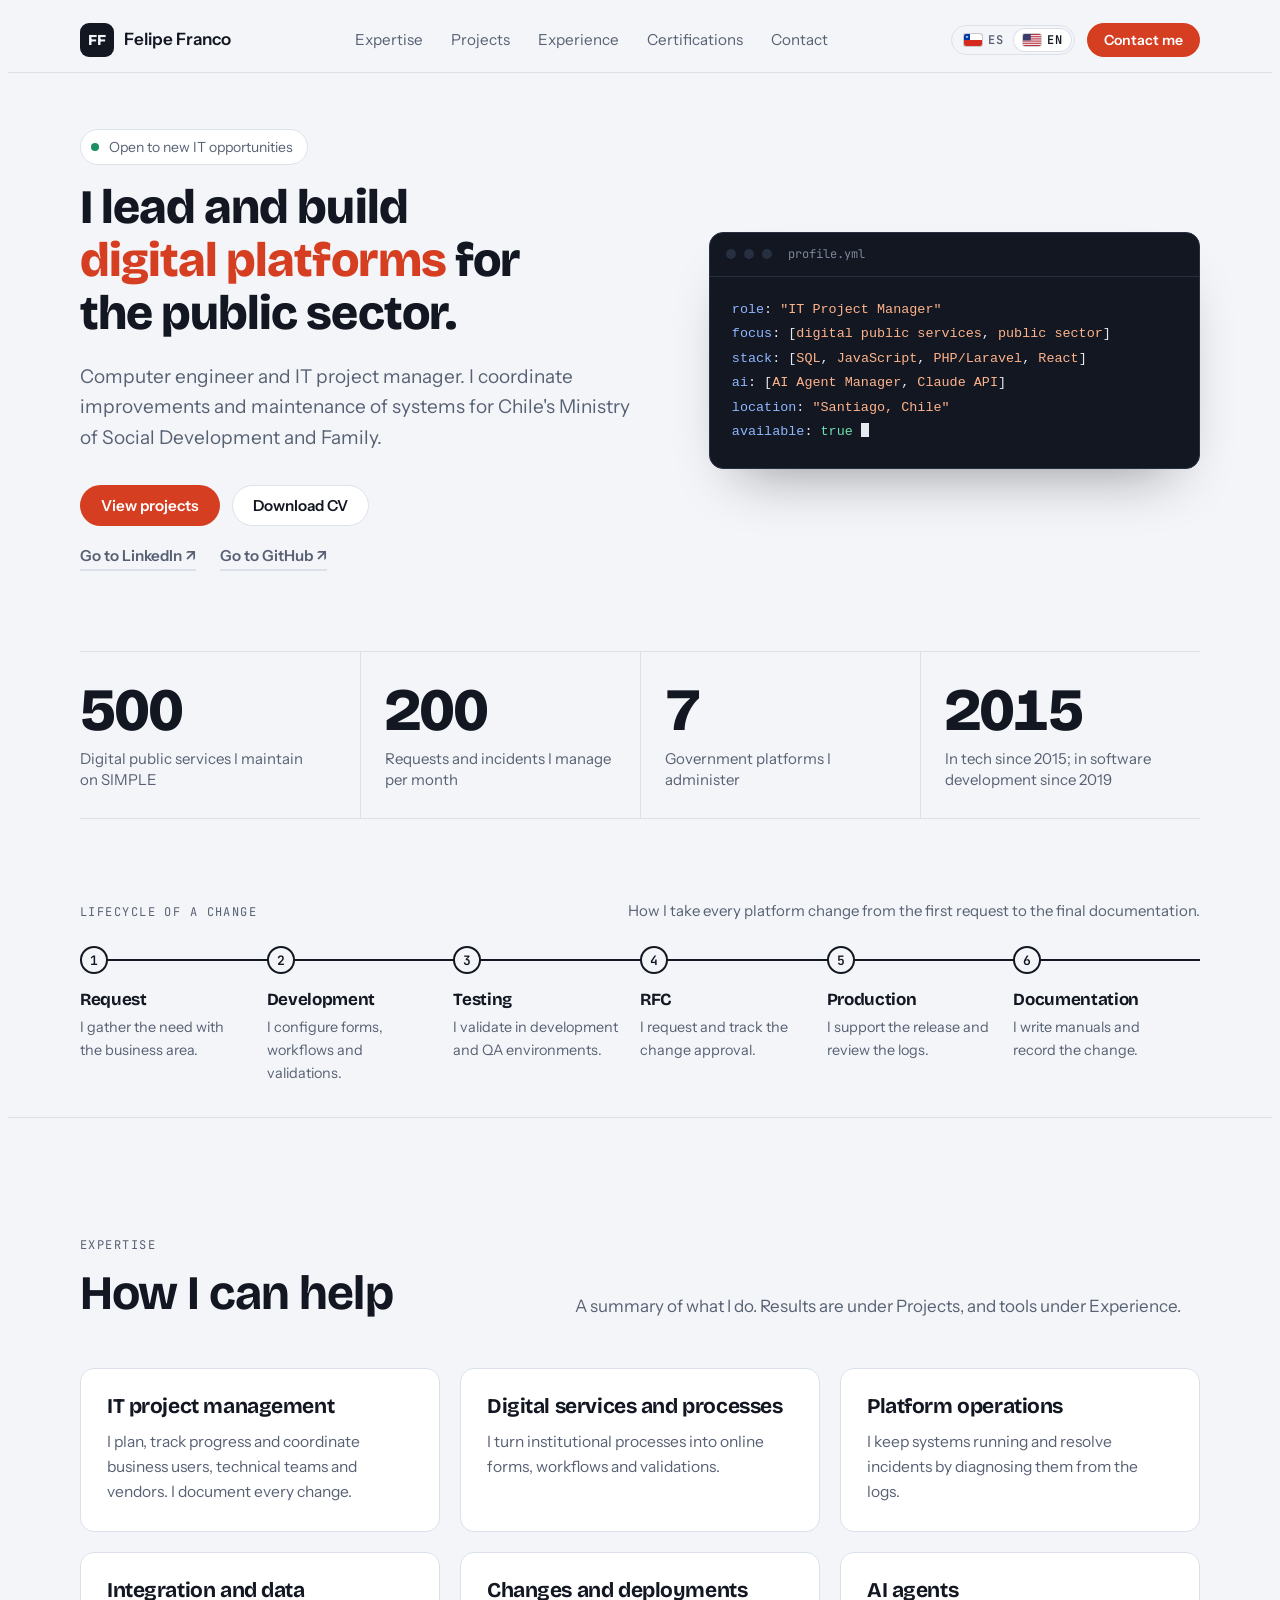
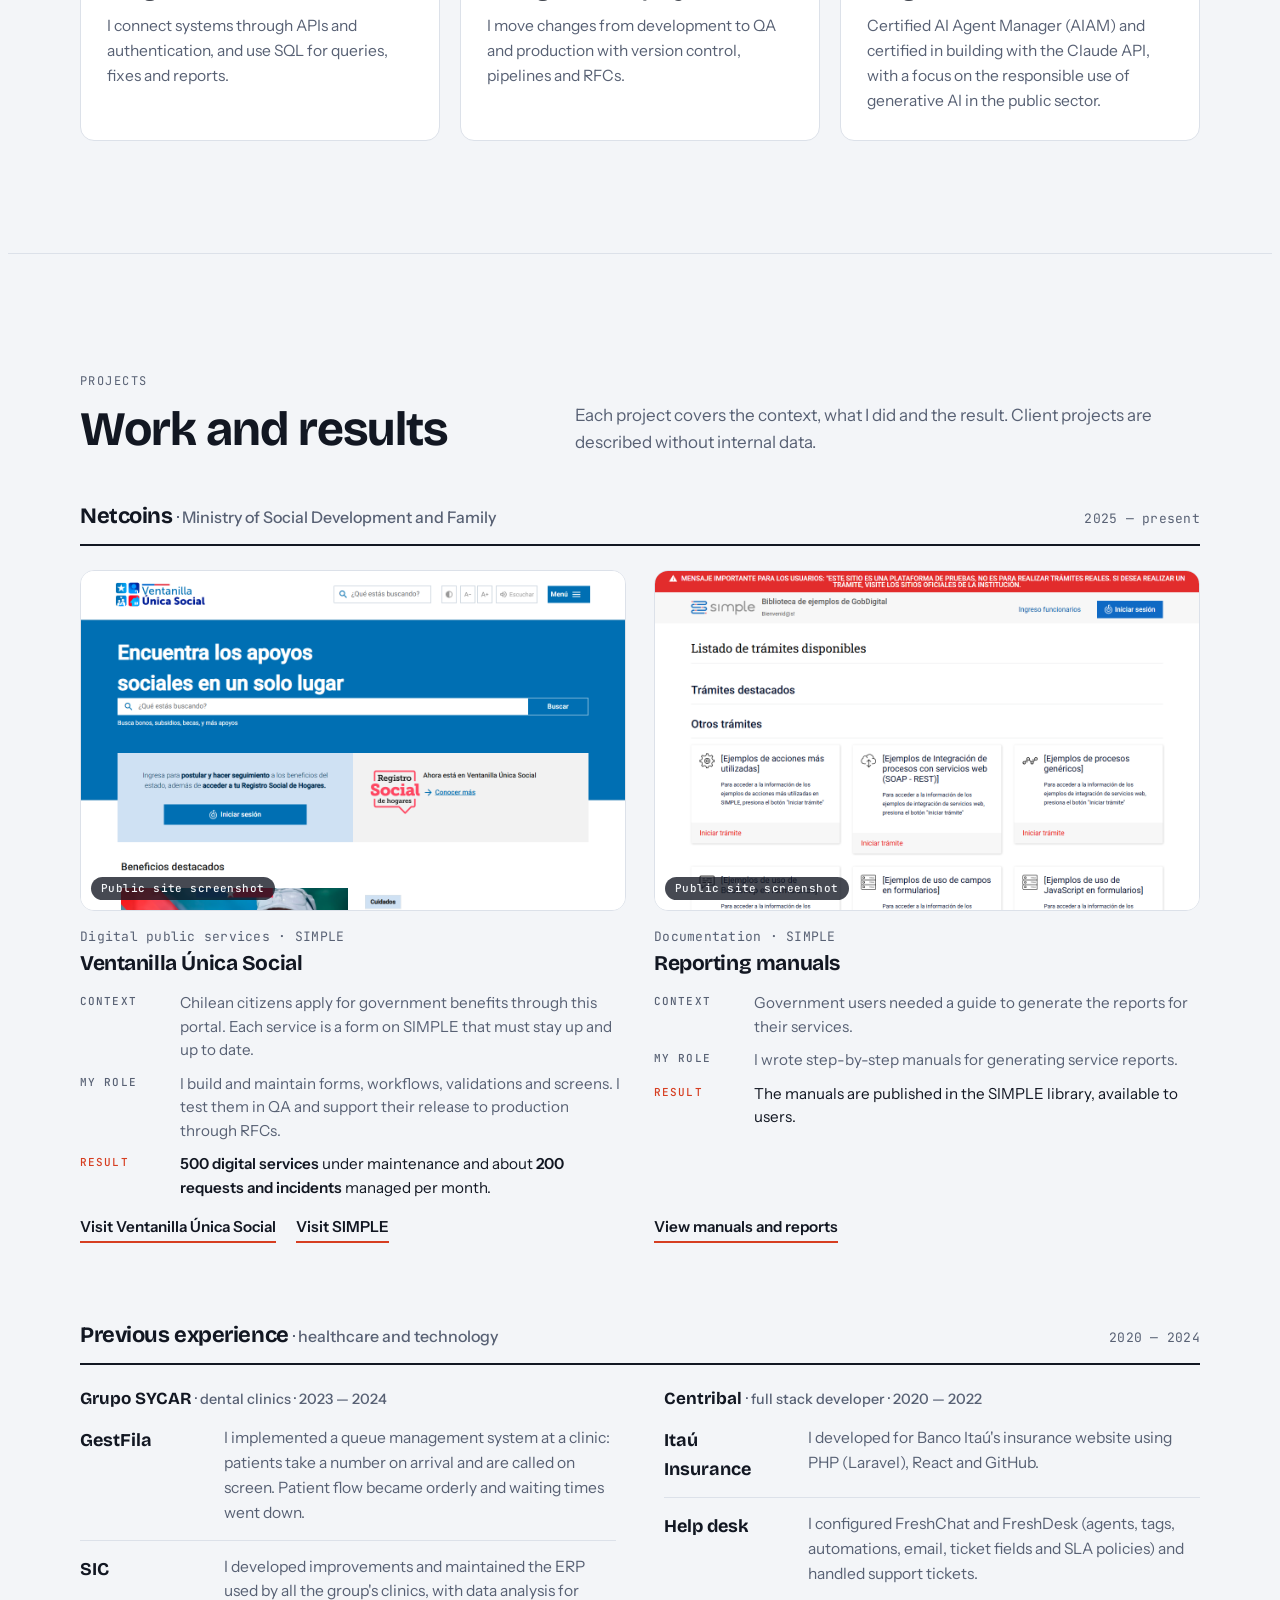
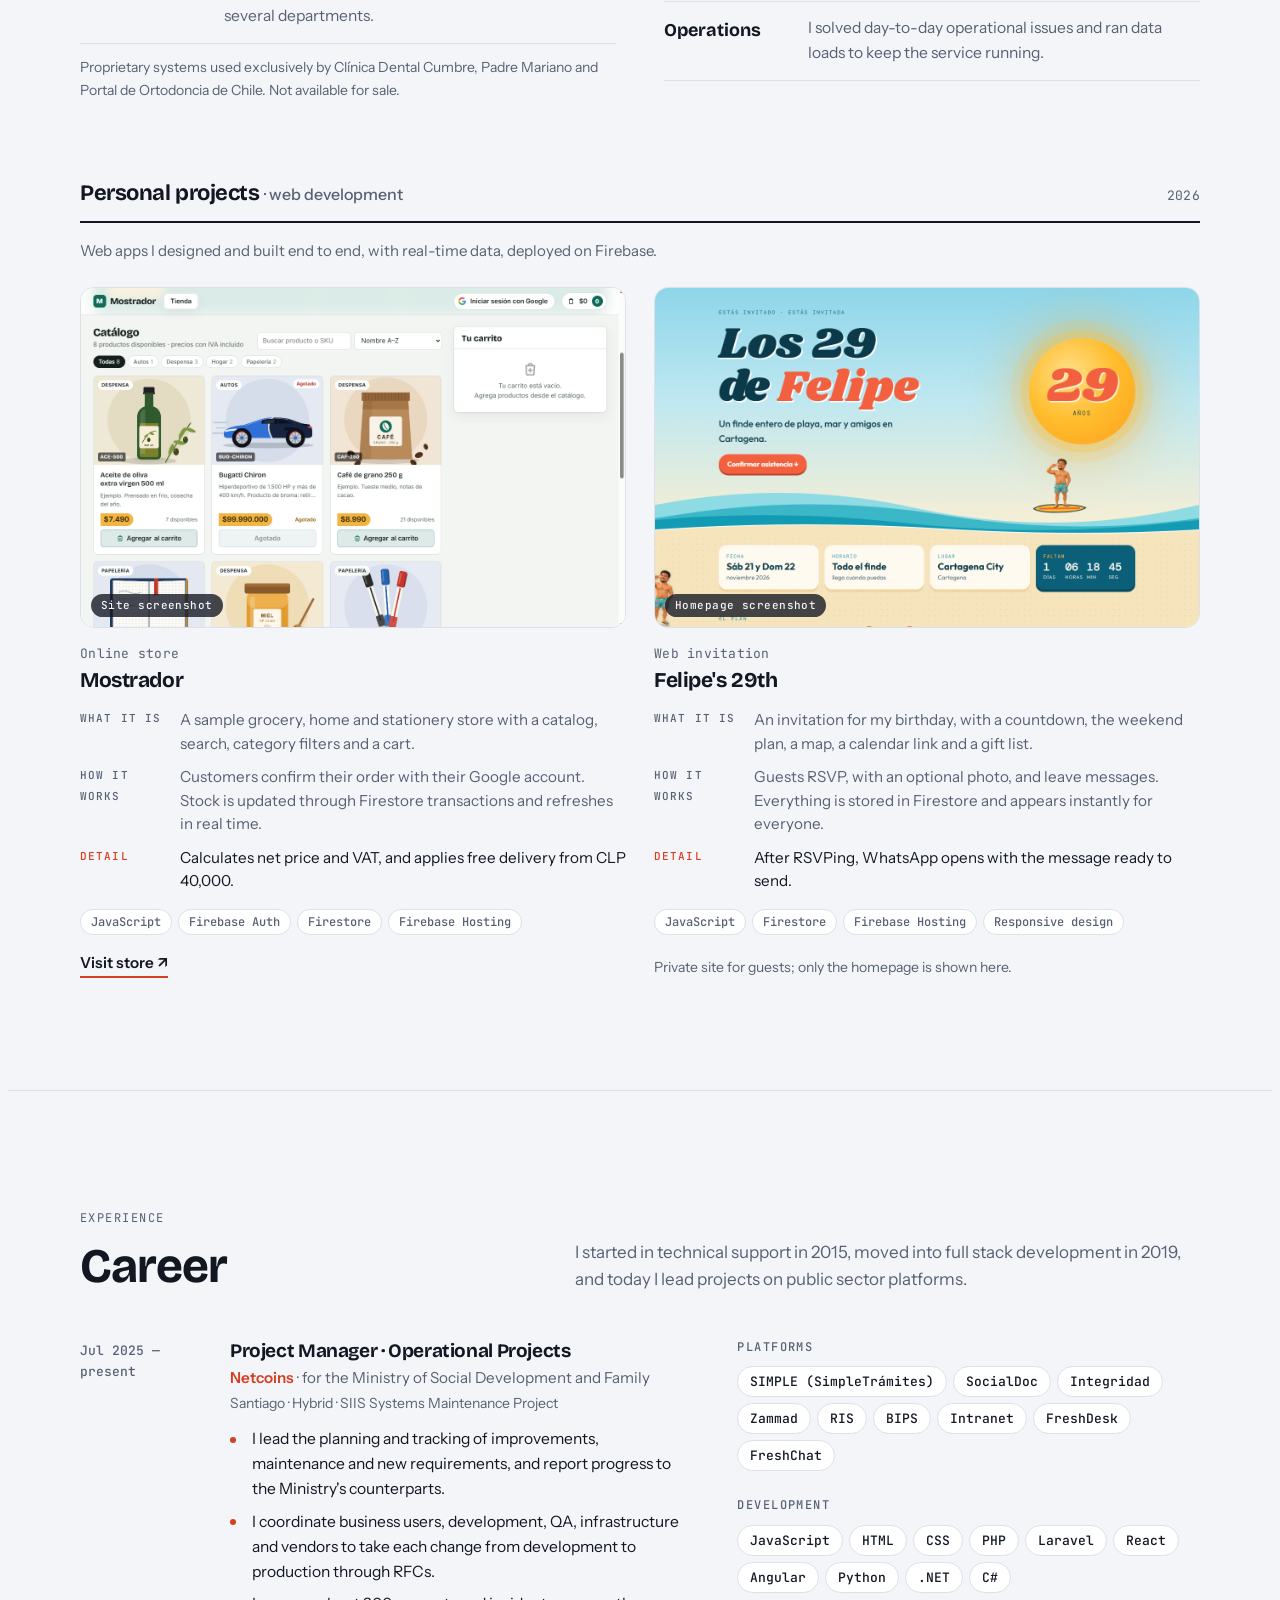
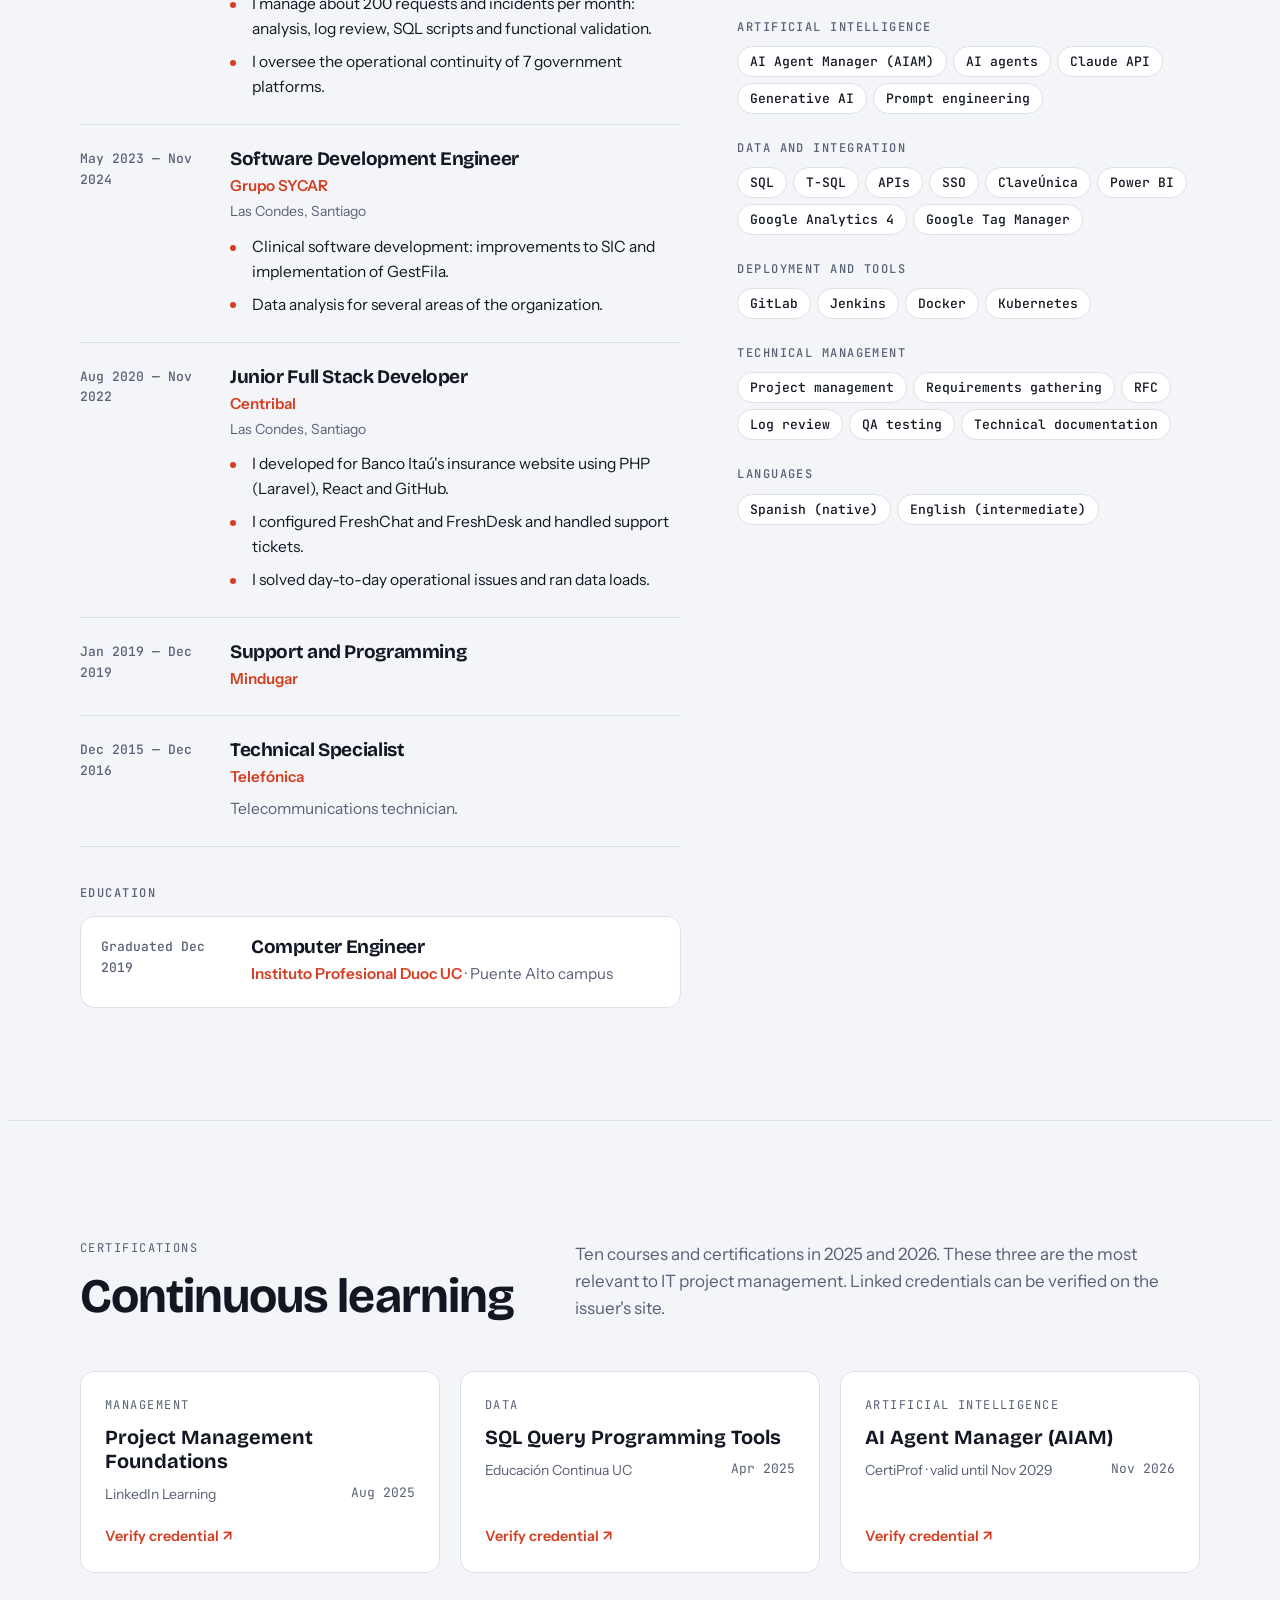
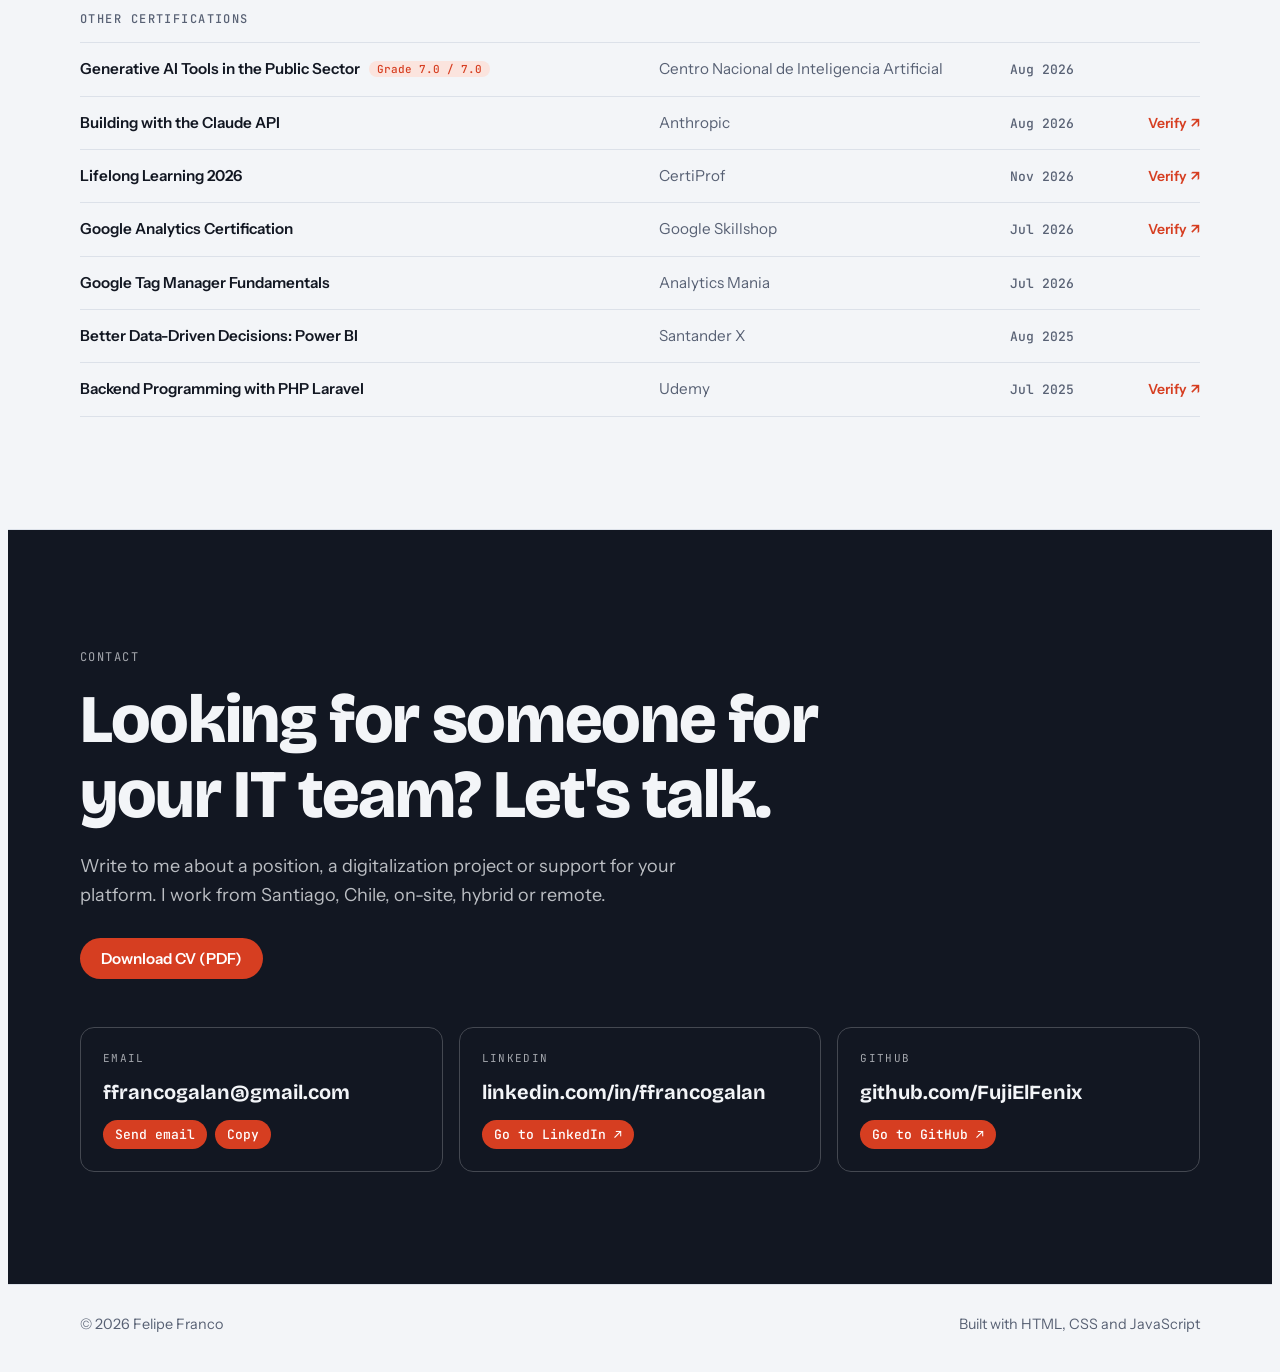
<file: en.html>
<!doctype html>
<html lang="en">
<head>
<meta charset="utf-8">
<meta name="viewport" content="width=device-width, initial-scale=1, viewport-fit=cover">
<link rel="canonical" href="https://felipe-franco-ti.web.app/en">
<link rel="alternate" hreflang="es" href="https://felipe-franco-ti.web.app/">
<link rel="alternate" hreflang="en" href="https://felipe-franco-ti.web.app/en">
<link rel="alternate" hreflang="x-default" href="https://felipe-franco-ti.web.app/">
<link rel="icon" type="image/svg+xml" href="favicon.svg">
<meta name="theme-color" content="#0D1117">
<meta property="og:type" content="website">
<meta property="og:locale" content="en_US">
<meta property="og:locale:alternate" content="es_CL">
<meta property="og:site_name" content="Felipe Franco">
<meta property="og:title" content="Felipe Franco · IT Project Manager">
<meta property="og:description" content="Computer engineer and IT project manager. Digital public services, government platforms, systems integration and full stack development.">
<meta property="og:url" content="https://felipe-franco-ti.web.app/en">
<meta property="og:image" content="https://felipe-franco-ti.web.app/preview.png">
<meta property="og:image:width" content="1200">
<meta property="og:image:height" content="630">
<meta name="twitter:card" content="summary_large_image">
<meta name="twitter:title" content="Felipe Franco · IT Project Manager">
<meta name="twitter:description" content="Computer engineer and IT project manager. Digital public services, government platforms, systems integration and full stack development.">
<meta name="twitter:image" content="https://felipe-franco-ti.web.app/preview.png">
<title>Felipe Franco · IT Portfolio</title>
<meta name="claude:viewport-fit-sides" content="cover">
<meta name="description" content="Felipe Franco, computer engineer and IT project manager in Santiago, Chile. Digital public services, government platforms, systems integration and full stack development.">
<link rel="preconnect" href="https://fonts.googleapis.com">
<link rel="preconnect" href="https://fonts.gstatic.com" crossorigin>
<link rel="stylesheet" href="https://fonts.googleapis.com/css2?family=Bricolage+Grotesque:opsz,wght@12..96,500;12..96,700;12..96,800&family=Instrument+Sans:wght@400;500;600&family=JetBrains+Mono:wght@400;500&display=swap">
<style>
/* Layout: columna central de 1120px; hero en dos columnas (mensaje + ficha perfil.yml) y debajo el ciclo de un cambio; secciones con título a la izquierda y contenido en rejilla */
:root {
  --bg: #F3F5F8;
  --surface: #FFFFFF;
  --ink: #121722;
  --muted: #586174;
  --line: #DCE1E9;
  --accent: #D63E21;
  --accent-soft: #FBE4DE;
  --accent-ink: #FFFFFF;
  --ok: #1B8F61;
  --pend: #B7791F;
  --pend-soft: #FDF1DC;
  --band: #121722;
  --band-fg: #F3F5F8;

  /* Ficha de código: oscura en ambos temas */
  --code-bg: #121722;
  --code-line: #263040;
  --code-fg: #E6E9F0;
  --code-dim: #7D879A;
  --code-key: #8FB7FF;
  --code-str: #FFB38A;
  --code-bool: #6FE0AE;

  /* Miniaturas de proyectos */
  --t1a: #CFE6E1; --t1b: #1F6B5C;
  --t2a: #F4D7B0; --t2b: #8A4B22;
  --t3a: #D9DDF7; --t3b: #3443A8;
  --t4a: #F2D3DA; --t4b: #9B2F4A;
  --t5a: #D6E8F5; --t5b: #1E5F8C;

  --f-display: "Bricolage Grotesque", "Segoe UI", system-ui, sans-serif;
  --f-body: "Instrument Sans", "Segoe UI", system-ui, -apple-system, sans-serif;
  --f-mono: "JetBrains Mono", ui-monospace, Consolas, "Courier New", monospace;

  --wrap: 1120px;
  --radius: 14px;
}
@media (prefers-color-scheme: dark) {
  :root:not([data-theme="light"]) {
    --bg: #0D1117; --surface: #151B24; --ink: #E8ECF2; --muted: #9AA3B4; --line: #263040;
    --accent: #FF6A4D; --accent-soft: #3A1B14; --accent-ink: #1A0B07; --ok: #4FD39A;
    --pend: #F2B85B; --pend-soft: #33270F;
    --band: #151B24; --band-fg: #E8ECF2;
    --code-bg: #0A0E14; --code-line: #222B39;
    --t1a: #17322D; --t2a: #3B2C1C; --t3a: #1F2547;
    --t1b: #7FD3BF; --t2b: #F0B57C; --t3b: #9AA8FF;
    --t4a: #3A1C25; --t4b: #F297AE;
    --t5a: #16283A; --t5b: #8CC4F0;
    color-scheme: dark;
  }
}
:root[data-theme="dark"] {
  --bg: #0D1117; --surface: #151B24; --ink: #E8ECF2; --muted: #9AA3B4; --line: #263040;
  --accent: #FF6A4D; --accent-soft: #3A1B14; --accent-ink: #1A0B07; --ok: #4FD39A;
  --pend: #F2B85B; --pend-soft: #33270F;
  --band: #151B24; --band-fg: #E8ECF2;
  --code-bg: #0A0E14; --code-line: #222B39;
  --t1a: #17322D; --t2a: #3B2C1C; --t3a: #1F2547;
  --t1b: #7FD3BF; --t2b: #F0B57C; --t3b: #9AA8FF;
  --t4a: #3A1C25; --t4b: #F297AE;
  --t5a: #16283A; --t5b: #8CC4F0;
  color-scheme: dark;
}

*, *::before, *::after { box-sizing: border-box; }
html { scroll-behavior: smooth; scroll-padding-top: 80px; }
body {
  background: var(--bg);
  color: var(--ink);
  font-family: var(--f-body);
  font-size: 1.0625rem;
  line-height: 1.6;
  -webkit-font-smoothing: antialiased;
}
body::before {
  content: ""; position: fixed; inset: 0 0 auto; height: env(safe-area-inset-top, 0px);
  z-index: 10; background: var(--bg);
}
a { color: inherit; }
:focus-visible { outline: 2px solid var(--accent); outline-offset: 3px; border-radius: 6px; }

.wrap {
  max-width: calc(var(--wrap) + 64px);
  margin: 0 auto;
  padding-left: max(16px, env(safe-area-inset-left, 0px));
  padding-right: max(16px, env(safe-area-inset-right, 0px));
}
@media (min-width: 720px) {
  .wrap { padding-left: max(32px, env(safe-area-inset-left, 0px)); padding-right: max(32px, env(safe-area-inset-right, 0px)); }
}

h1, h2, h3 { font-family: var(--f-display); line-height: 1.1; margin: 0; text-wrap: balance; letter-spacing: -0.02em; }
p { margin: 0; }
.mono { font-family: var(--f-mono); font-size: 0.8125rem; letter-spacing: 0.02em; }
.eyebrow {
  font-family: var(--f-mono); font-size: 0.75rem; text-transform: uppercase; letter-spacing: 0.12em; color: var(--muted);
}

/* ---------- Datos por confirmar (borrar la clase "pend" cuando estén listos) ---------- */
.pend {
  background: var(--pend-soft); color: var(--pend);
  border-bottom: 1.5px dashed var(--pend); border-radius: 3px; padding: 0 4px;
  box-decoration-break: clone; -webkit-box-decoration-break: clone;
}
.draft-note { background: var(--pend-soft); color: var(--pend); font-size: 0.875rem; }
.draft-note .wrap { padding-block: 8px; }

/* ---------- Navegación ---------- */
.nav {
  position: sticky; top: env(safe-area-inset-top, 0px); z-index: 20;
  background: color-mix(in srgb, var(--bg) 88%, transparent);
  backdrop-filter: blur(10px); -webkit-backdrop-filter: blur(10px);
  border-bottom: 1px solid var(--line);
}
.nav .wrap { display: flex; align-items: center; justify-content: space-between; gap: 16px; height: 64px; }
.brand { display: flex; align-items: center; gap: 10px; text-decoration: none; font-weight: 600; min-width: 0; }
.brand-mark {
  display: grid; place-items: center; width: 34px; height: 34px; border-radius: 9px; flex: none;
  background: var(--ink); color: var(--bg); font-family: var(--f-display); font-weight: 800; font-size: 0.95rem;
}
.nav-links { display: flex; gap: 28px; list-style: none; margin: 0; padding: 0; }
.nav-links a { text-decoration: none; color: var(--muted); font-size: 0.95rem; }
.nav-links a:hover { color: var(--ink); }
@media (max-width: 820px) { .nav-links { display: none; } }

/* Selector de idioma */
.nav-right { display: flex; align-items: center; gap: 12px; }
.lang { display: flex; gap: 2px; padding: 3px; border: 1px solid var(--line); border-radius: 999px; background: var(--bg); }
.lang a {
  display: inline-flex; align-items: center; gap: 6px; padding: 5px 9px; border-radius: 999px;
  font: 600 0.75rem/1 var(--f-mono); letter-spacing: 0.04em; color: var(--muted); text-decoration: none;
}
.lang a:hover { color: var(--ink); }
.lang a.active { background: var(--surface); color: var(--ink); box-shadow: 0 0 0 1px var(--line); }
.lang svg { width: 18px; height: 12px; display: block; border-radius: 2px; box-shadow: 0 0 0 1px rgba(0, 0, 0, 0.18); }
@media (max-width: 560px) {
  .lang span { display: none; }
  .lang a { padding: 6px 7px; }
  .nav-right { gap: 8px; }
}
@media (max-width: 420px) { .brand > span:last-child { display: none; } }

.btn {
  display: inline-flex; align-items: center; gap: 8px; padding: 12px 20px; border-radius: 999px;
  font: 600 0.95rem/1 var(--f-body); text-decoration: none; border: 1px solid transparent; cursor: pointer;
  transition: transform .15s ease, background-color .15s ease; white-space: nowrap;
}
.btn:hover { transform: translateY(-1px); }
.btn-primary { background: var(--accent); color: var(--accent-ink); }
.btn-ghost { border-color: var(--line); color: var(--ink); background: var(--surface); }
.btn-sm { padding: 9px 16px; font-size: 0.875rem; }

/* ---------- Hero ---------- */
.hero { padding-block: clamp(28px, 4.5vw, 56px) 32px; }
.hero-grid { display: grid; grid-template-columns: 1.15fr 1fr; gap: clamp(32px, 5vw, 64px); align-items: center; }
.hero-grid > * { min-width: 0; }
@media (max-width: 900px) { .hero-grid { grid-template-columns: 1fr; } }

.status {
  display: inline-flex; align-items: center; gap: 10px; padding: 6px 14px 6px 10px; border-radius: 999px;
  border: 1px solid var(--line); background: var(--surface); font-size: 0.875rem; color: var(--muted);
}
.status-dot { width: 8px; height: 8px; border-radius: 50%; background: var(--ok); animation: pulse 2.4s infinite; flex: none; }
@keyframes pulse { 0% { box-shadow: 0 0 0 0 color-mix(in srgb, var(--ok) 60%, transparent); } 70% { box-shadow: 0 0 0 8px transparent; } 100% { box-shadow: 0 0 0 0 transparent; } }

.hero h1 { font-size: clamp(2rem, 3.8vw, 3rem); font-weight: 800; margin-top: 16px; }
.hero h1 em { font-style: normal; color: var(--accent); }
.hero-lead { margin-top: 22px; font-size: 1.1875rem; color: var(--muted); max-width: 34em; }
.hero-cta { display: flex; flex-wrap: wrap; gap: 12px; margin-top: 32px; }
.hero-social { display: flex; flex-wrap: wrap; gap: 8px 24px; margin-top: 18px; font-size: 0.95rem; font-weight: 600; }
.hero-social a { text-decoration: none; color: var(--muted); border-bottom: 2px solid var(--line); padding-bottom: 1px; }
.hero-social a:hover { color: var(--ink); border-color: var(--accent); }

.code-card {
  background: var(--code-bg); color: var(--code-fg); border-radius: var(--radius); border: 1px solid var(--code-line);
  box-shadow: 0 30px 60px -30px rgba(10, 14, 20, 0.45);
  overflow: hidden;
}
.code-top { display: flex; align-items: center; gap: 8px; padding: 12px 16px; border-bottom: 1px solid var(--code-line); }
.code-top i { width: 10px; height: 10px; border-radius: 50%; background: var(--code-line); display: block; }
.code-top span { margin-left: 8px; color: var(--code-dim); font-family: var(--f-mono); font-size: 0.75rem; }
.code-card pre {
  margin: 0; padding: 20px 22px 24px; overflow-x: auto;
  font: 400 0.84rem/1.75 var(--f-mono); tab-size: 2;
}
.k { color: var(--code-key); } .s { color: var(--code-str); } .b { color: var(--code-bool); } .d { color: var(--code-dim); }
.cursor { display: inline-block; width: 8px; height: 1.05em; background: var(--code-fg); vertical-align: -0.15em; animation: blink 1.1s steps(1) infinite; }
@keyframes blink { 50% { opacity: 0; } }

/* Logros */
.stats {
  margin: clamp(48px, 7vw, 80px) 0 0; display: grid; grid-template-columns: repeat(4, 1fr);
  border-top: 1px solid var(--line); border-bottom: 1px solid var(--line);
}
.stat { display: flex; flex-direction: column-reverse; justify-content: flex-end; gap: 8px; padding: 28px 24px 28px 0; min-width: 0; }
.stat + .stat { border-left: 1px solid var(--line); padding-left: 24px; }
.stat dd { margin: 0; font: 800 clamp(2.5rem, 5vw, 3.75rem)/1 var(--f-display); letter-spacing: -0.03em; color: var(--ink); font-variant-numeric: tabular-nums; }
.stat dt { color: var(--muted); font-size: 0.9375rem; line-height: 1.4; max-width: 16em; }
@media (max-width: 760px) {
  .stats { grid-template-columns: 1fr 1fr; }
  .stat:nth-child(3) { border-left: 0; padding-left: 0; }
  .stat:nth-child(n+3) { border-top: 1px solid var(--line); }
}

/* Ciclo de un cambio */
.cycle { margin-top: clamp(48px, 7vw, 80px); }
.cycle-head { display: flex; justify-content: space-between; align-items: baseline; gap: 8px 24px; flex-wrap: wrap; margin-bottom: 36px; }
.cycle-head p { color: var(--muted); font-size: 0.9375rem; max-width: 44em; }
.steps { display: grid; grid-template-columns: repeat(6, 1fr); list-style: none; margin: 0; padding: 0; counter-reset: step; }
.steps li { position: relative; padding: 22px 20px 0 0; border-top: 2px solid var(--ink); counter-increment: step; min-width: 0; }
.steps li::before {
  content: counter(step); position: absolute; top: -15px; left: 0; width: 28px; height: 28px; border-radius: 50%;
  display: grid; place-items: center; background: var(--bg); border: 2px solid var(--ink); font: 600 0.8125rem/1 var(--f-mono);
}
.steps h3 { font-size: 1.0625rem; font-weight: 700; margin-top: 8px; }
.steps p { color: var(--muted); font-size: 0.9rem; margin-top: 6px; }
@media (max-width: 900px) { .steps { grid-template-columns: repeat(3, 1fr); row-gap: 40px; } }
@media (max-width: 520px) { .steps { grid-template-columns: 1fr 1fr; } }

/* ---------- Secciones ---------- */
section.block { padding-block: clamp(64px, 9vw, 112px); border-top: 1px solid var(--line); }
.sec-head { display: grid; grid-template-columns: 1fr 1.4fr; gap: 24px 48px; align-items: end; margin-bottom: 48px; }
.sec-head > * { min-width: 0; }
.sec-head h2 { font-size: clamp(2rem, 3.8vw, 3rem); font-weight: 700; margin-top: 10px; }
.sec-head p { color: var(--muted); max-width: 36em; }
@media (max-width: 800px) { .sec-head { grid-template-columns: 1fr; } }

/* Áreas */
.areas { display: grid; grid-template-columns: repeat(3, 1fr); gap: 20px; }
@media (max-width: 960px) { .areas { grid-template-columns: repeat(2, 1fr); } }
@media (max-width: 640px) { .areas { grid-template-columns: 1fr; } }
.area {
  display: flex; flex-direction: column; gap: 12px; padding: 26px; border-radius: var(--radius);
  background: var(--surface); border: 1px solid var(--line); min-width: 0;
}
.area h3 { font-size: 1.3125rem; font-weight: 700; }
.area > p { color: var(--muted); font-size: 0.975rem; }
.area-foot { margin-top: auto; padding-top: 14px; border-top: 1px dashed var(--line); font: 500 0.75rem/1.6 var(--f-mono); color: var(--ink); letter-spacing: 0.02em; }

/* Proyectos */
.projects { display: grid; grid-template-columns: repeat(2, 1fr); gap: 40px 28px; }
@media (max-width: 760px) { .projects { grid-template-columns: 1fr; } }
.project { display: flex; flex-direction: column; gap: 16px; min-width: 0; }
.thumb {
  aspect-ratio: 16 / 11; max-width: 100%; border-radius: var(--radius); overflow: hidden; position: relative;
  background: var(--ta); border: 1px solid var(--line); padding: 8% 8% 0;
}
.thumb-win {
  height: 100%; background: var(--surface); border-radius: 10px 10px 0 0; padding: 12px 14px;
  display: flex; flex-direction: column; gap: 10px;
  box-shadow: 0 20px 40px -24px rgba(0,0,0,.35);
  transition: transform .35s ease;
}
.project:hover .thumb-win { transform: translateY(-6px); }
.tw-bar { display: flex; gap: 6px; align-items: center; }
.tw-bar i { width: 7px; height: 7px; border-radius: 50%; background: var(--line); display: block; }
.tw-bar u { flex: 1; height: 8px; margin-left: 10px; border-radius: 4px; background: var(--bg); text-decoration: none; }
/* Variante formulario de trámite */
.tw-stepper { display: flex; gap: 6px; }
.tw-stepper i { flex: 1; height: 5px; border-radius: 3px; background: var(--line); display: block; }
.tw-stepper i:nth-child(-n+2) { background: var(--tb); }
.tw-field { display: grid; gap: 4px; }
.tw-field i { display: block; height: 6px; width: 35%; border-radius: 3px; background: var(--line); }
.tw-field b { display: block; height: 16px; border-radius: 5px; border: 1.5px solid var(--line); background: var(--bg); }
.tw-field.ok b { border-color: var(--tb); }
.tw-btn { align-self: flex-end; width: 30%; height: 16px; border-radius: 8px; background: var(--tb); }
/* Variante manual */
.tw-doc { display: grid; grid-template-columns: 26% 1fr; gap: 12px; flex: 1; }
.tw-toc { display: grid; gap: 6px; align-content: start; }
.tw-toc i { display: block; height: 6px; border-radius: 3px; background: var(--line); }
.tw-toc i:first-child { background: var(--tb); }
.tw-page { display: grid; gap: 6px; align-content: start; }
.tw-page i { display: block; height: 6px; border-radius: 3px; background: var(--line); }
.tw-page i.h { height: 11px; width: 60%; background: var(--tb); }
.tw-page i.s { width: 70%; }
.tw-table { display: grid; grid-template-columns: repeat(3, 1fr); gap: 3px; margin-top: 4px; }
.tw-table i { height: 9px; border-radius: 2px; background: var(--bg); border: 1px solid var(--line); }
.tw-table i:nth-child(-n+3) { background: var(--ta); border-color: transparent; }
/* Variante portafolio */
.tw-hero { display: grid; grid-template-columns: 1.3fr 1fr; gap: 12px; flex: 1; }
.tw-lines { display: grid; gap: 6px; align-content: center; }
.tw-lines i { display: block; height: 8px; border-radius: 3px; background: var(--line); }
.tw-lines i:first-child { height: 13px; width: 90%; background: var(--tb); }
.tw-lines i:nth-child(2) { width: 75%; }
.tw-lines i:nth-child(3) { width: 55%; }
.tw-lines i:last-child { width: 38%; height: 13px; border-radius: 7px; background: var(--tb); opacity: .85; margin-top: 4px; }
.tw-img { border-radius: 8px; background: var(--code-bg); }
.tw-cards { display: grid; grid-template-columns: repeat(3, 1fr); gap: 8px; height: 26%; }
.tw-cards i { display: block; border-radius: 6px; background: var(--bg); border: 1px solid var(--line); }

.project-body { display: flex; flex-direction: column; gap: 16px; min-width: 0; }
.project.wide { grid-column: 1 / -1; display: grid; grid-template-columns: 1.1fr 1fr; gap: 20px 44px; align-items: center; }
.project.wide > * { min-width: 0; }
.project.wide h3 { font-size: clamp(1.5rem, 2.6vw, 2rem); }
@media (max-width: 760px) { .project.wide { grid-template-columns: 1fr; } }
.project-meta { display: grid; gap: 4px; }

/* Grupos de proyectos */
.proj-group { display: grid; gap: 24px; }
.proj-group + .proj-group, .prev + .proj-group { margin-top: clamp(56px, 7vw, 80px); }
.group-head {
  display: flex; justify-content: space-between; align-items: baseline; gap: 6px 20px; flex-wrap: wrap;
  padding-bottom: 14px; border-bottom: 2px solid var(--ink);
}
.group-head h3 { font-size: 1.375rem; font-weight: 700; }
.group-head h3 span { font-family: var(--f-body); font-weight: 500; font-size: 1rem; color: var(--muted); letter-spacing: 0; }
.group-head .mono { color: var(--muted); font-variant-numeric: tabular-nums; }
.group-note { margin-top: -8px; color: var(--muted); font-size: 0.9375rem; max-width: 62em; }
.project p { min-height: 3.2em; }
.project h3 { font-size: 1.3125rem; font-weight: 700; }
.project-meta .mono { color: var(--muted); }
.project > p, .project-body > p { color: var(--muted); font-size: 0.975rem; }
.chips { display: flex; flex-wrap: wrap; gap: 6px; list-style: none; margin: 0; padding: 0; }
.chips li { font: 500 0.75rem/1 var(--f-mono); padding: 6px 10px; border: 1px solid var(--line); border-radius: 999px; color: var(--muted); background: var(--surface); }
.links { display: flex; flex-wrap: wrap; gap: 8px 20px; font-size: 0.95rem; font-weight: 600; margin-top: auto; }
.links a { text-decoration: none; border-bottom: 2px solid var(--accent); padding-bottom: 1px; }
.links a:hover { color: var(--accent); }
.links .note { font-weight: 400; font-size: 0.875rem; color: var(--muted); }

/* Experiencia */
.exp-grid { display: grid; grid-template-columns: 1.3fr 1fr; gap: 56px; }
.exp-grid > * { min-width: 0; }
@media (max-width: 860px) { .exp-grid { grid-template-columns: 1fr; } }
.timeline { list-style: none; margin: 0; padding: 0; display: grid; }
.timeline > li { display: grid; grid-template-columns: 130px 1fr; gap: 20px; padding: 24px 0; border-bottom: 1px solid var(--line); }
.timeline > li:first-child { padding-top: 0; }
.timeline > li > * { min-width: 0; }
.timeline .when { font: 500 0.8125rem/1.6 var(--f-mono); color: var(--muted); font-variant-numeric: tabular-nums; }
.timeline h3 { font-size: 1.1875rem; font-weight: 700; }
.timeline .org { display: block; margin-top: 4px; color: var(--muted); font-size: 0.95rem; }
.timeline .org strong { color: var(--accent); font-weight: 600; }
.timeline p { color: var(--muted); margin-top: 8px; font-size: 0.975rem; }
.duties { margin: 12px 0 0; padding: 0; list-style: none; display: grid; gap: 8px; font-size: 0.975rem; }
.duties li { display: grid; grid-template-columns: 14px 1fr; gap: 8px; }
.duties li::before { content: ""; width: 6px; height: 6px; margin-top: 0.62em; border-radius: 50%; background: var(--accent); }
@media (max-width: 520px) { .timeline > li { grid-template-columns: 1fr; gap: 6px; } }

.skills { display: grid; gap: 28px; align-content: start; }
.skills h3 { font-family: var(--f-mono); font-size: 0.75rem; font-weight: 500; text-transform: uppercase; letter-spacing: 0.12em; color: var(--muted); margin-bottom: 12px; }
.skills .chips li { font-size: 0.8125rem; padding: 8px 12px; color: var(--ink); }

.timeline .where { display: block; margin-top: 2px; font-size: 0.875rem; color: var(--muted); }

/* Certificaciones */
.certs { display: grid; grid-template-columns: repeat(3, 1fr); gap: 20px; }
@media (max-width: 960px) { .certs { grid-template-columns: 1fr; max-width: 620px; } }
.cert-group { background: var(--surface); border: 1px solid var(--line); border-radius: var(--radius); padding: 24px; min-width: 0; }
.cert-group > h3 { font-family: var(--f-mono); font-size: 0.75rem; font-weight: 500; text-transform: uppercase; letter-spacing: 0.12em; color: var(--muted); margin-bottom: 4px; }
.cert-list { list-style: none; margin: 0; padding: 0; display: grid; }
.cert-list li { display: grid; gap: 2px; padding: 14px 0; border-bottom: 1px solid var(--line); }
.cert-list li:last-child { border-bottom: 0; padding-bottom: 0; }
.cert-name { font-weight: 600; line-height: 1.35; }
.cert-meta { display: flex; justify-content: space-between; gap: 4px 12px; flex-wrap: wrap; font-size: 0.875rem; color: var(--muted); }
.cert-meta time { font-family: var(--f-mono); font-size: 0.8125rem; font-variant-numeric: tabular-nums; }
.cert-badge { justify-self: start; margin-top: 4px; font: 500 0.6875rem/1.6 var(--f-mono); padding: 1px 8px; border-radius: 999px; background: var(--accent-soft); color: var(--accent); }

/* Miniatura: ERP */
.tw-erp { display: grid; grid-template-columns: 22% 1fr; gap: 10px; flex: 1; }
.tw-side { display: grid; gap: 6px; align-content: start; padding: 8px 6px; border-radius: 6px; background: var(--ta); }
.tw-side i { display: block; height: 6px; border-radius: 3px; background: var(--surface); opacity: .8; }
.tw-side i:first-child { background: var(--tb); opacity: 1; }
.tw-grid { display: grid; grid-template-columns: 2fr 1fr 1fr; gap: 4px; align-content: start; }
.tw-grid i { display: block; height: 11px; border-radius: 2px; background: var(--bg); border: 1px solid var(--line); }
.tw-grid i.h { background: var(--tb); border-color: transparent; height: 9px; }

/* Miniatura: gestión de filas */
.tw-queue { display: grid; grid-template-columns: 1fr 1.2fr; gap: 12px; flex: 1; }
.tw-ticket { align-self: start; aspect-ratio: 4 / 3; border-radius: 8px; background: var(--tb); display: grid; place-items: center; color: var(--surface); font: 700 clamp(0.9rem, 2.4vw, 1.4rem)/1 var(--f-mono); }
.tw-rows { display: grid; gap: 6px; align-content: start; }
.tw-rows i { display: block; height: 14px; border-radius: 4px; background: var(--bg); border: 1px solid var(--line); }
.tw-rows i:first-child { background: var(--ta); border-color: transparent; }

/* Capturas reales */
.shot { margin: 0; position: relative; border-radius: var(--radius); overflow: hidden; border: 1px solid var(--line); background: var(--surface); aspect-ratio: 16 / 10; max-width: 100%; }
.shot img { display: block; width: 100%; height: 100%; object-fit: cover; object-position: top; transition: transform .4s ease; }
.project:hover .shot img { transform: scale(1.02); }
.shot figcaption {
  position: absolute; left: 10px; bottom: 10px; padding: 4px 10px; border-radius: 999px;
  background: color-mix(in srgb, var(--ink) 78%, transparent); color: var(--bg);
  font: 500 0.6875rem/1.4 var(--f-mono); letter-spacing: 0.04em;
}

/* Contexto · Aporte · Resultado */
.par { margin: 0; display: grid; gap: 10px; }
.par > div { display: grid; grid-template-columns: 88px 1fr; gap: 12px; }
.par dt { font: 500 0.6875rem/1.9 var(--f-mono); text-transform: uppercase; letter-spacing: 0.1em; color: var(--muted); }
.par dd { margin: 0; color: var(--muted); font-size: 0.95rem; line-height: 1.55; }
.par > div:last-child dt { color: var(--accent); }
.par > div:last-child dd { color: var(--ink); }
.par strong { color: var(--ink); font-weight: 600; }
@media (max-width: 420px) { .par > div { grid-template-columns: 1fr; gap: 2px; } }

/* Formación y subtítulos */
.sub-head { font-family: var(--f-mono); font-size: 0.75rem; font-weight: 500; text-transform: uppercase; letter-spacing: 0.12em; color: var(--muted); margin: 40px 0 16px; }
.edu { display: grid; grid-template-columns: 130px 1fr; gap: 20px; padding: 20px; border: 1px solid var(--line); border-radius: var(--radius); background: var(--surface); }
.edu > * { min-width: 0; }
.edu .when { font: 500 0.8125rem/1.6 var(--f-mono); color: var(--muted); }
.edu h3 { font-size: 1.1875rem; font-weight: 700; }
.edu .org { display: block; margin-top: 4px; color: var(--muted); font-size: 0.95rem; }
.edu .org strong { color: var(--accent); font-weight: 600; }
@media (max-width: 520px) { .edu { grid-template-columns: 1fr; gap: 6px; } }

/* Certificaciones destacadas */
.cert-featured { display: grid; grid-template-columns: repeat(3, 1fr); gap: 20px; }
@media (max-width: 900px) { .cert-featured { grid-template-columns: 1fr; } }
.cert-card {
  display: flex; flex-direction: column; gap: 10px; padding: 24px; border-radius: var(--radius); min-width: 0;
  background: var(--surface); border: 1px solid var(--line); text-decoration: none; transition: border-color .15s ease, transform .15s ease;
}
.cert-card:hover { border-color: var(--accent); transform: translateY(-2px); }
.cert-card .cert-name { font-family: var(--f-display); font-size: 1.25rem; font-weight: 700; line-height: 1.2; }
.cert-card .verify { margin-top: auto; padding-top: 10px; font-weight: 600; font-size: 0.9rem; color: var(--accent); }
.cert-rows { list-style: none; margin: 0; padding: 0; border-top: 1px solid var(--line); }
.cert-rows li {
  display: grid; grid-template-columns: minmax(0, 2.2fr) minmax(0, 1.3fr) 80px 90px; gap: 6px 20px; align-items: baseline;
  padding: 14px 0; border-bottom: 1px solid var(--line); font-size: 0.95rem;
}
.cert-rows .cert-name { font-weight: 600; }
.cert-rows .cert-src { color: var(--muted); }
.cert-rows time { font: 500 0.8125rem/1.6 var(--f-mono); color: var(--muted); font-variant-numeric: tabular-nums; }
.cert-rows .cert-link { font-weight: 600; font-size: 0.875rem; color: var(--accent); text-decoration: none; text-align: right; }
.cert-rows .cert-badge { margin-left: 6px; vertical-align: 1px; }
@media (max-width: 720px) {
  .cert-rows li { grid-template-columns: 1fr auto; }
  .cert-rows .cert-name { grid-column: 1 / -1; }
}

/* Experiencia previa compacta */
.prev { margin-top: clamp(56px, 7vw, 80px); display: grid; gap: 16px; }
.prev-list { list-style: none; margin: 0; padding: 0; display: grid; }
.prev-cos { display: grid; grid-template-columns: 1fr 1fr; gap: 24px 48px; }
.prev-cos > * { min-width: 0; }
@media (max-width: 860px) { .prev-cos { grid-template-columns: 1fr; } }
.prev-co h4 { margin: 0; padding-top: 4px; font-family: var(--f-display); font-size: 1.0625rem; font-weight: 700; }
.prev-co h4 span { font-family: var(--f-body); font-weight: 500; font-size: 0.9rem; color: var(--muted); }
.prev-co .prev-note { margin-top: 12px; }
.prev-list li { display: grid; grid-template-columns: 120px 1fr; gap: 6px 24px; padding: 14px 0; border-bottom: 1px solid var(--line); }
.prev-list li > * { min-width: 0; }
.prev-name { font-family: var(--f-display); font-weight: 700; font-size: 1.125rem; }
.prev-desc { color: var(--muted); font-size: 0.975rem; max-width: 62em; }
.prev-note { color: var(--muted); font-size: 0.875rem; }
@media (max-width: 560px) { .prev-list li { grid-template-columns: 1fr; } }

/* Contacto */.contact-cta { margin-top: 28px; }
.c-actions { display: flex; flex-wrap: wrap; gap: 8px; margin-top: 4px; }
a.copy { text-decoration: none; display: inline-block; }
.copy-ghost { background: transparent; color: var(--band-fg); border: 1px solid color-mix(in srgb, var(--band-fg) 35%, var(--band)); }
.contact { background: var(--band); color: var(--band-fg); border-top: 1px solid var(--line); }
.contact section.block { border-top: 0; }
.contact .eyebrow { color: color-mix(in srgb, var(--band-fg) 65%, var(--band)); }
.contact h2 { font-size: clamp(2.3rem, 5.5vw, 4.25rem); font-weight: 800; margin-top: 14px; max-width: 15em; }
.contact-lead { margin-top: 20px; max-width: 36em; color: color-mix(in srgb, var(--band-fg) 75%, var(--band)); font-size: 1.125rem; }
.contact-grid { display: grid; grid-template-columns: repeat(3, 1fr); gap: 16px; margin-top: 48px; }
@media (max-width: 860px) { .contact-grid { grid-template-columns: 1fr; } }
.c-item {
  display: flex; flex-direction: column; gap: 8px; padding: 22px; border-radius: var(--radius);
  border: 1px solid color-mix(in srgb, var(--band-fg) 22%, var(--band)); min-width: 0; text-decoration: none;
}
a.c-item:hover { border-color: var(--accent); }
.c-item .eyebrow { font-size: 0.6875rem; }
.c-value { font-family: var(--f-display); font-size: 1.25rem; font-weight: 700; overflow-wrap: anywhere; }
.c-row { display: flex; align-items: center; justify-content: space-between; gap: 12px; flex-wrap: wrap; }
.copy {
  font: 500 0.8125rem/1 var(--f-mono); padding: 8px 12px; border-radius: 999px; cursor: pointer;
  background: var(--accent); color: var(--accent-ink); border: 0;
}

footer { border-top: 1px solid var(--line); }
footer .wrap { display: flex; justify-content: space-between; gap: 16px; flex-wrap: wrap; padding-block: 28px; color: var(--muted); font-size: 0.9rem; }

/* Entrada del hero */
@media (prefers-reduced-motion: no-preference) {
  .rise { animation: rise .7s cubic-bezier(.2,.7,.2,1) both; }
  .rise:nth-child(2) { animation-delay: .06s; } .rise:nth-child(3) { animation-delay: .12s; } .rise:nth-child(4) { animation-delay: .18s; }
  @keyframes rise { from { transform: translateY(14px); opacity: .001; } to { transform: none; opacity: 1; } }
}
@media (prefers-reduced-motion: reduce) {
  *, *::before, *::after { animation: none !important; transition: none !important; }
  html { scroll-behavior: auto; }
}
</style>
</head>
<body>
<!-- Felipe Franco's portfolio, English version. The styles come from portafolio.html (construir.ps1 joins both). -->

<header class="nav">
  <div class="wrap">
    <a class="brand" href="#inicio" aria-label="Home">
      <span class="brand-mark">FF</span>
      <span>Felipe Franco</span>
    </a>
    <ul class="nav-links">
      <li><a href="#areas">Expertise</a></li>
      <li><a href="#proyectos">Projects</a></li>
      <li><a href="#experiencia">Experience</a></li>
      <li><a href="#certificaciones">Certifications</a></li>
      <li><a href="#contacto">Contact</a></li>
    </ul>
    <div class="nav-right">
      <div class="lang" role="group" aria-label="Language">
        <a href="./" hreflang="es" lang="es" title="Español"><svg viewBox="0 0 30 20" aria-hidden="true"><rect width="30" height="20" fill="#D52B1E"/><rect width="30" height="10" fill="#FFFFFF"/><rect width="10" height="10" fill="#0039A6"/><polygon fill="#FFFFFF" points="5,2.4 5.59,4.19 7.47,4.2 5.95,5.31 6.53,7.1 5,6 3.47,7.1 4.05,5.31 2.53,4.2 4.41,4.19"/></svg><span>ES</span></a>
        <a class="active" href="en.html" hreflang="en" lang="en" aria-current="page" title="English"><svg viewBox="0 0 30 20" aria-hidden="true"><rect width="30" height="20" fill="#B22234"/><rect y="1.54" width="30" height="1.54" fill="#FFFFFF"/><rect y="4.62" width="30" height="1.54" fill="#FFFFFF"/><rect y="7.69" width="30" height="1.54" fill="#FFFFFF"/><rect y="10.77" width="30" height="1.54" fill="#FFFFFF"/><rect y="13.85" width="30" height="1.54" fill="#FFFFFF"/><rect y="16.92" width="30" height="1.54" fill="#FFFFFF"/><rect width="13" height="10.77" fill="#3C3B6E"/></svg><span>EN</span></a>
      </div>
      <a class="btn btn-primary btn-sm" href="#contacto">Contact me</a>
    </div>
  </div>
</header>

<main id="inicio">
  <div class="hero">
    <div class="wrap">
      <div class="hero-grid">
        <div>
          <span class="status rise"><span class="status-dot" aria-hidden="true"></span>Open to new IT opportunities</span>
          <h1 class="rise">I lead and build <em>digital platforms</em> for the public sector.</h1>
          <p class="hero-lead rise">Computer engineer and IT project manager. I coordinate improvements and maintenance of systems for Chile's Ministry of Social Development and Family.</p>
          <div class="hero-cta rise">
            <a class="btn btn-primary" href="#proyectos">View projects</a>
            <a class="btn btn-ghost" href="https://felipe-franco-ti.web.app/cv/Felipe-Franco-Galan-CV-EN.pdf" target="_blank" rel="noopener">Download CV</a>
          </div>
          <div class="hero-social rise">
            <a href="https://www.linkedin.com/in/ffrancogalan/" target="_blank" rel="noopener">Go to LinkedIn ↗</a>
            <a href="https://github.com/FujiElFenix" target="_blank" rel="noopener">Go to GitHub ↗</a>
          </div>
        </div>

        <div class="code-card rise" aria-label="Profile summary">
          <div class="code-top" aria-hidden="true"><i></i><i></i><i></i><span>profile.yml</span></div>
<pre><code><span class="k">role</span>: <span class="s">"IT Project Manager"</span>
<span class="k">focus</span>: [<span class="s">digital public services</span>, <span class="s">public sector</span>]
<span class="k">stack</span>: [<span class="s">SQL</span>, <span class="s">JavaScript</span>, <span class="s">PHP/Laravel</span>, <span class="s">React</span>]
<span class="k">ai</span>: [<span class="s">AI Agent Manager</span>, <span class="s">Claude API</span>]
<span class="k">location</span>: <span class="s">"Santiago, Chile"</span>
<span class="k">available</span>: <span class="b">true</span> <span class="cursor" aria-hidden="true"></span></code></pre>
        </div>
      </div>

      <dl class="stats" aria-label="Scope of my work">
        <div class="stat"><dt>Digital public services I maintain on SIMPLE</dt><dd>500</dd></div>
        <div class="stat"><dt>Requests and incidents I manage per month</dt><dd>200</dd></div>
        <div class="stat"><dt>Government platforms I administer</dt><dd>7</dd></div>
        <div class="stat"><dt>In tech since 2015; in software development since 2019</dt><dd>2015</dd></div>
      </dl>

      <div class="cycle">
        <div class="cycle-head">
          <span class="eyebrow">Lifecycle of a change</span>
          <p>How I take every platform change from the first request to the final documentation.</p>
        </div>
        <ol class="steps">
          <li><h3>Request</h3><p>I gather the need with the business area.</p></li>
          <li><h3>Development</h3><p>I configure forms, workflows and validations.</p></li>
          <li><h3>Testing</h3><p>I validate in development and QA environments.</p></li>
          <li><h3>RFC</h3><p>I request and track the change approval.</p></li>
          <li><h3>Production</h3><p>I support the release and review the logs.</p></li>
          <li><h3>Documentation</h3><p>I write manuals and record the change.</p></li>
        </ol>
      </div>
    </div>
  </div>

  <!-- ===================== EXPERTISE ===================== -->
  <section class="block" id="areas">
    <div class="wrap">
      <div class="sec-head">
        <div>
          <span class="eyebrow">Expertise</span>
          <h2>How I can help</h2>
        </div>
        <p>A summary of what I do. Results are under Projects, and tools under Experience.</p>
      </div>

      <div class="areas">
        <article class="area">
          <h3>IT project management</h3>
          <p>I plan, track progress and coordinate business users, technical teams and vendors. I document every change.</p>
        </article>
        <article class="area">
          <h3>Digital services and processes</h3>
          <p>I turn institutional processes into online forms, workflows and validations.</p>
        </article>
        <article class="area">
          <h3>Platform operations</h3>
          <p>I keep systems running and resolve incidents by diagnosing them from the logs.</p>
        </article>
        <article class="area">
          <h3>Integration and data</h3>
          <p>I connect systems through APIs and authentication, and use SQL for queries, fixes and reports.</p>
        </article>
        <article class="area">
          <h3>Changes and deployments</h3>
          <p>I move changes from development to QA and production with version control, pipelines and RFCs.</p>
        </article>
        <article class="area">
          <h3>AI agents</h3>
          <p>Certified AI Agent Manager (AIAM) and certified in building with the Claude API, with a focus on the responsible use of generative AI in the public sector.</p>
        </article>
      </div>
    </div>
  </section>

  <!-- ===================== PROJECTS ===================== -->
  <section class="block" id="proyectos">
    <div class="wrap">
      <div class="sec-head">
        <div>
          <span class="eyebrow">Projects</span>
          <h2>Work and results</h2>
        </div>
        <p>Each project covers the context, what I did and the result. Client projects are described without internal data.</p>
      </div>

      <!-- Group 1: Netcoins -->
      <div class="proj-group">
        <div class="group-head">
          <h3>Netcoins <span>· Ministry of Social Development and Family</span></h3>
          <span class="mono">2025 — present</span>
        </div>
        <div class="projects">
          <article class="project">
            <figure class="shot">
              <img src="img/vus.png" alt="Ventanilla Única Social homepage" width="1280" height="800" loading="lazy">
              <figcaption>Public site screenshot</figcaption>
            </figure>
            <div class="project-meta">
              <span class="mono">Digital public services · SIMPLE</span>
              <h3>Ventanilla Única Social</h3>
            </div>
            <dl class="par">
              <div><dt>Context</dt><dd>Chilean citizens apply for government benefits through this portal. Each service is a form on SIMPLE that must stay up and up to date.</dd></div>
              <div><dt>My role</dt><dd>I build and maintain forms, workflows, validations and screens. I test them in QA and support their release to production through RFCs.</dd></div>
              <div><dt>Result</dt><dd><strong>500 digital services</strong> under maintenance and about <strong>200 requests and incidents</strong> managed per month.</dd></div>
            </dl>
            <div class="links">
              <a href="https://www.ventanillaunicasocial.gob.cl/" target="_blank" rel="noopener">Visit Ventanilla Única Social</a>
              <a href="https://simple.gob.cl/" target="_blank" rel="noopener">Visit SIMPLE</a>
            </div>
          </article>

          <article class="project">
            <figure class="shot">
              <img src="img/manuales.png" alt="SIMPLE examples library listing the available services" width="1280" height="800" loading="lazy">
              <figcaption>Public site screenshot</figcaption>
            </figure>
            <div class="project-meta">
              <span class="mono">Documentation · SIMPLE</span>
              <h3>Reporting manuals</h3>
            </div>
            <dl class="par">
              <div><dt>Context</dt><dd>Government users needed a guide to generate the reports for their services.</dd></div>
              <div><dt>My role</dt><dd>I wrote step-by-step manuals for generating service reports.</dd></div>
              <div><dt>Result</dt><dd>The manuals are published in the SIMPLE library, available to users.</dd></div>
            </dl>
            <div class="links">
              <a href="https://ejemplos.simple.digital.gob.cl/" target="_blank" rel="noopener">View manuals and reports</a>
            </div>
          </article>
        </div>
      </div>

      <!-- Previous experience (compact): Grupo SYCAR and Centribal -->
      <div class="prev">
        <div class="group-head">
          <h3>Previous experience <span>· healthcare and technology</span></h3>
          <span class="mono">2020 — 2024</span>
        </div>
        <div class="prev-cos">
          <div class="prev-co">
            <h4>Grupo SYCAR <span>· dental clinics · 2023 — 2024</span></h4>
            <ul class="prev-list">
              <li>
                <span class="prev-name">GestFila</span>
                <span class="prev-desc">I implemented a queue management system at a clinic: patients take a number on arrival and are called on screen. Patient flow became orderly and waiting times went down.</span>
              </li>
              <li>
                <span class="prev-name">SIC</span>
                <span class="prev-desc">I developed improvements and maintained the ERP used by all the group's clinics, with data analysis for several departments.</span>
              </li>
            </ul>
            <p class="prev-note">Proprietary systems used exclusively by Clínica Dental Cumbre, Padre Mariano and Portal de Ortodoncia de Chile. Not available for sale.</p>
          </div>
          <div class="prev-co">
            <h4>Centribal <span>· full stack developer · 2020 — 2022</span></h4>
            <ul class="prev-list">
              <li>
                <span class="prev-name">Itaú Insurance</span>
                <span class="prev-desc">I developed for Banco Itaú's insurance website using PHP (Laravel), React and GitHub.</span>
              </li>
              <li>
                <span class="prev-name">Help desk</span>
                <span class="prev-desc">I configured FreshChat and FreshDesk (agents, tags, automations, email, ticket fields and SLA policies) and handled support tickets.</span>
              </li>
              <li>
                <span class="prev-name">Operations</span>
                <span class="prev-desc">I solved day-to-day operational issues and ran data loads to keep the service running.</span>
              </li>
            </ul>
          </div>
        </div>
      </div>
      <!-- Personal projects -->
      <div class="proj-group personal">
        <div class="group-head">
          <h3>Personal projects <span>· web development</span></h3>
          <span class="mono">2026</span>
        </div>
        <p class="group-note">Web apps I designed and built end to end, with real-time data, deployed on Firebase.</p>
        <div class="projects">
          <article class="project">
            <figure class="shot">
              <img src="img/tienda.png" alt="Mostrador store catalog with products and cart" width="1280" height="800" loading="lazy">
              <figcaption>Site screenshot</figcaption>
            </figure>
            <div class="project-meta">
              <span class="mono">Online store</span>
              <h3>Mostrador</h3>
            </div>
            <dl class="par">
              <div><dt>What it is</dt><dd>A sample grocery, home and stationery store with a catalog, search, category filters and a cart.</dd></div>
              <div><dt>How it works</dt><dd>Customers confirm their order with their Google account. Stock is updated through Firestore transactions and refreshes in real time.</dd></div>
              <div><dt>Detail</dt><dd>Calculates net price and VAT, and applies free delivery from CLP 40,000.</dd></div>
            </dl>
            <ul class="chips"><li>JavaScript</li><li>Firebase Auth</li><li>Firestore</li><li>Firebase Hosting</li></ul>
            <div class="links">
              <a href="https://mostrador-tienda.web.app/" target="_blank" rel="noopener">Visit store ↗</a>
            </div>
          </article>

          <article class="project">
            <figure class="shot">
              <img src="img/cumple.png" alt="Homepage of the beach-themed birthday web invitation" width="1280" height="800" loading="lazy">
              <figcaption>Homepage screenshot</figcaption>
            </figure>
            <div class="project-meta">
              <span class="mono">Web invitation</span>
              <h3>Felipe's 29th</h3>
            </div>
            <dl class="par">
              <div><dt>What it is</dt><dd>An invitation for my birthday, with a countdown, the weekend plan, a map, a calendar link and a gift list.</dd></div>
              <div><dt>How it works</dt><dd>Guests RSVP, with an optional photo, and leave messages. Everything is stored in Firestore and appears instantly for everyone.</dd></div>
              <div><dt>Detail</dt><dd>After RSVPing, WhatsApp opens with the message ready to send.</dd></div>
            </dl>
            <ul class="chips"><li>JavaScript</li><li>Firestore</li><li>Firebase Hosting</li><li>Responsive design</li></ul>
            <div class="links">
              <span class="note">Private site for guests; only the homepage is shown here.</span>
            </div>
          </article>
        </div>
      </div>
    </div>
  </section>

  <!-- ===================== EXPERIENCE ===================== -->
  <section class="block" id="experiencia">
    <div class="wrap">
      <div class="sec-head">
        <div>
          <span class="eyebrow">Experience</span>
          <h2>Career</h2>
        </div>
        <p>I started in technical support in 2015, moved into full stack development in 2019, and today I lead projects on public sector platforms.</p>
      </div>

      <div class="exp-grid">
        <div>
          <ol class="timeline">
            <li>
              <span class="when">Jul 2025 — present</span>
              <div>
                <h3>Project Manager · Operational Projects</h3>
                <span class="org"><strong>Netcoins</strong> · for the Ministry of Social Development and Family</span>
                <span class="where">Santiago · Hybrid · SIIS Systems Maintenance Project</span>
                <ul class="duties">
                  <li>I lead the planning and tracking of improvements, maintenance and new requirements, and report progress to the Ministry's counterparts.</li>
                  <li>I coordinate business users, development, QA, infrastructure and vendors to take each change from development to production through RFCs.</li>
                  <li>I manage about 200 requests and incidents per month: analysis, log review, SQL scripts and functional validation.</li>
                  <li>I oversee the operational continuity of 7 government platforms.</li>
                </ul>
              </div>
            </li>
            <li>
              <span class="when">May 2023 — Nov 2024</span>
              <div>
                <h3>Software Development Engineer</h3>
                <span class="org"><strong>Grupo SYCAR</strong></span>
                <span class="where">Las Condes, Santiago</span>
                <ul class="duties">
                  <li>Clinical software development: improvements to SIC and implementation of GestFila.</li>
                  <li>Data analysis for several areas of the organization.</li>
                </ul>
              </div>
            </li>
            <li>
              <span class="when">Aug 2020 — Nov 2022</span>
              <div>
                <h3>Junior Full Stack Developer</h3>
                <span class="org"><strong>Centribal</strong></span>
                <span class="where">Las Condes, Santiago</span>
                <ul class="duties">
                  <li>I developed for Banco Itaú's insurance website using PHP (Laravel), React and GitHub.</li>
                  <li>I configured FreshChat and FreshDesk and handled support tickets.</li>
                  <li>I solved day-to-day operational issues and ran data loads.</li>
                </ul>
              </div>
            </li>
            <li>
              <span class="when">Jan 2019 — Dec 2019</span>
              <div>
                <h3>Support and Programming</h3>
                <span class="org"><strong>Mindugar</strong></span>
              </div>
            </li>
            <li>
              <span class="when">Dec 2015 — Dec 2016</span>
              <div>
                <h3>Technical Specialist</h3>
                <span class="org"><strong>Telefónica</strong></span>
                <p>Telecommunications technician.</p>
              </div>
            </li>
          </ol>

          <h3 class="sub-head">Education</h3>
          <div class="edu">
            <span class="when">Graduated Dec 2019</span>
            <div>
              <h3>Computer Engineer</h3>
              <span class="org"><strong>Instituto Profesional Duoc UC</strong> · Puente Alto campus</span>
            </div>
          </div>
        </div>

        <div class="skills">
          <div>
            <h3>Platforms</h3>
            <ul class="chips"><li>SIMPLE (SimpleTrámites)</li><li>SocialDoc</li><li>Integridad</li><li>Zammad</li><li>RIS</li><li>BIPS</li><li>Intranet</li><li>FreshDesk</li><li>FreshChat</li></ul>
          </div>
          <div>
            <h3>Development</h3>
            <ul class="chips"><li>JavaScript</li><li>HTML</li><li>CSS</li><li>PHP</li><li>Laravel</li><li>React</li><li>Angular</li><li>Python</li><li>.NET</li><li>C#</li></ul>
          </div>
          <div>
            <h3>Artificial intelligence</h3>
            <ul class="chips"><li>AI Agent Manager (AIAM)</li><li>AI agents</li><li>Claude API</li><li>Generative AI</li><li>Prompt engineering</li></ul>
          </div>
          <div>
            <h3>Data and integration</h3>
            <ul class="chips"><li>SQL</li><li>T-SQL</li><li>APIs</li><li>SSO</li><li>ClaveÚnica</li><li>Power BI</li><li>Google Analytics 4</li><li>Google Tag Manager</li></ul>
          </div>
          <div>
            <h3>Deployment and tools</h3>
            <ul class="chips"><li>GitLab</li><li>Jenkins</li><li>Docker</li><li>Kubernetes</li></ul>
          </div>
          <div>
            <h3>Technical management</h3>
            <ul class="chips"><li>Project management</li><li>Requirements gathering</li><li>RFC</li><li>Log review</li><li>QA testing</li><li>Technical documentation</li></ul>
          </div>
          <div>
            <h3>Languages</h3>
            <ul class="chips"><li>Spanish (native)</li><li>English (intermediate)</li></ul>
          </div>
        </div>
      </div>
    </div>
  </section>

  <!-- ===================== CERTIFICATIONS ===================== -->
  <section class="block" id="certificaciones">
    <div class="wrap">
      <div class="sec-head">
        <div>
          <span class="eyebrow">Certifications</span>
          <h2>Continuous learning</h2>
        </div>
        <p>Ten courses and certifications in 2025 and 2026. These three are the most relevant to IT project management. Linked credentials can be verified on the issuer's site.</p>
      </div>

      <div class="cert-featured">
        <a class="cert-card" href="https://www.linkedin.com/learning/certificates/5b6c044ffb34db1e0e3ce3d39ae0e6f534148050a6b8abb651ac923873014e1f/" target="_blank" rel="noopener">
          <span class="eyebrow">Management</span>
          <span class="cert-name">Project Management Foundations</span>
          <span class="cert-meta"><span>LinkedIn Learning</span><time datetime="2025-08">Aug 2025</time></span>
          <span class="verify">Verify credential ↗</span>
        </a>
        <a class="cert-card" href="https://www.credential.net/72b04073-9348-4a4a-9b64-b3d2b6831a9a" target="_blank" rel="noopener">
          <span class="eyebrow">Data</span>
          <span class="cert-name">SQL Query Programming Tools</span>
          <span class="cert-meta"><span>Educación Continua UC</span><time datetime="2025-04">Apr 2025</time></span>
          <span class="verify">Verify credential ↗</span>
        </a>
        <a class="cert-card" href="https://verify.certiprof.com/?id=CP661619460" target="_blank" rel="noopener">
          <span class="eyebrow">Artificial intelligence</span>
          <span class="cert-name">AI Agent Manager (AIAM)</span>
          <span class="cert-meta"><span>CertiProf · valid until Nov 2029</span><time datetime="2026-11">Nov 2026</time></span>
          <span class="verify">Verify credential ↗</span>
        </a>
      </div>

      <h3 class="sub-head">Other certifications</h3>
      <ul class="cert-rows">
        <li><span class="cert-name">Generative AI Tools in the Public Sector <span class="cert-badge">Grade 7.0 / 7.0</span></span><span class="cert-src">Centro Nacional de Inteligencia Artificial</span><time datetime="2026-08">Aug 2026</time><span class="cert-link"></span></li>
        <li><span class="cert-name">Building with the Claude API</span><span class="cert-src">Anthropic</span><time datetime="2026-08">Aug 2026</time><a class="cert-link" href="https://verify.skilljar.com/c/cz39vhsgmihe" target="_blank" rel="noopener">Verify ↗</a></li>
        <li><span class="cert-name">Lifelong Learning 2026</span><span class="cert-src">CertiProf</span><time datetime="2026-11">Nov 2026</time><a class="cert-link" href="https://www.credly.com/badges/fdc5e926-b69a-4869-8ae3-d243c29a9771" target="_blank" rel="noopener">Verify ↗</a></li>
        <li><span class="cert-name">Google Analytics Certification</span><span class="cert-src">Google Skillshop</span><time datetime="2026-07">Jul 2026</time><a class="cert-link" href="https://skillshop.credential.net/4256c499-5f5d-47b6-9227-ad7dc0e9564f" target="_blank" rel="noopener">Verify ↗</a></li>
        <li><span class="cert-name">Google Tag Manager Fundamentals</span><span class="cert-src">Analytics Mania</span><time datetime="2026-07">Jul 2026</time><span class="cert-link"></span></li>
        <li><span class="cert-name">Better Data-Driven Decisions: Power BI</span><span class="cert-src">Santander X</span><time datetime="2025-08">Aug 2025</time><span class="cert-link"></span></li>
        <li><span class="cert-name">Backend Programming with PHP Laravel</span><span class="cert-src">Udemy</span><time datetime="2025-07">Jul 2025</time><a class="cert-link" href="https://www.udemy.com/certificate/UC-b874259d-c420-4b17-8c65-38262f7d658a/" target="_blank" rel="noopener">Verify ↗</a></li>
      </ul>
    </div>
  </section>

  <!-- ===================== CONTACT ===================== -->
  <div class="contact" id="contacto">
    <section class="block">
      <div class="wrap">
        <span class="eyebrow">Contact</span>
        <h2>Looking for someone for your IT team? Let's talk.</h2>
        <p class="contact-lead">Write to me about a position, a digitalization project or support for your platform. I work from Santiago, Chile, on-site, hybrid or remote.</p>
        <div class="contact-cta">
          <a class="btn btn-primary" href="https://felipe-franco-ti.web.app/cv/Felipe-Franco-Galan-CV-EN.pdf" target="_blank" rel="noopener">Download CV (PDF)</a>
        </div>

        <div class="contact-grid">
          <div class="c-item">
            <span class="eyebrow">Email</span>
            <div class="c-row">
              <span class="c-value" id="email">ffrancogalan@gmail.com</span>
            </div>
            <div class="c-actions">
              <a class="copy" href="mailto:ffrancogalan@gmail.com?subject=Contact%20from%20your%20portfolio">Send email</a>
              <button class="copy copy-ghost" id="copy-email" type="button">Copy</button>
            </div>
          </div>
          <div class="c-item">
            <span class="eyebrow">LinkedIn</span>
            <span class="c-value">linkedin.com/in/ffrancogalan</span>
            <div class="c-actions">
              <a class="copy" href="https://www.linkedin.com/in/ffrancogalan/" target="_blank" rel="noopener">Go to LinkedIn ↗</a>
            </div>
          </div>
          <div class="c-item">
            <span class="eyebrow">GitHub</span>
            <span class="c-value">github.com/FujiElFenix</span>
            <div class="c-actions">
              <a class="copy" href="https://github.com/FujiElFenix" target="_blank" rel="noopener">Go to GitHub ↗</a>
            </div>
          </div>
        </div>
      </div>
    </section>
  </div>
</main>

<footer>
  <div class="wrap">
    <span>© <span id="year">2026</span> Felipe Franco</span>
    <span>Built with HTML, CSS and JavaScript</span>
  </div>
</footer>

<script>
  (function () {
    var y = document.getElementById('year');
    if (y) y.textContent = new Date().getFullYear();

    var btn = document.getElementById('copy-email');
    var email = document.getElementById('email');
    if (!btn || !email) return;
    function selectText() {
      var r = document.createRange(); r.selectNodeContents(email);
      var s = window.getSelection(); s.removeAllRanges(); s.addRange(r);
    }
    btn.addEventListener('click', function () {
      var text = email.textContent.trim();
      var done = function () { btn.textContent = 'Copied'; setTimeout(function () { btn.textContent = 'Copy'; }, 1800); };
      if (navigator.clipboard && navigator.clipboard.writeText) {
        navigator.clipboard.writeText(text).then(done, function () { selectText(); btn.textContent = 'Press Ctrl+C to copy'; });
      } else { selectText(); btn.textContent = 'Press Ctrl+C to copy'; }
    });
  })();
</script>

</body>
</html>
</file>
